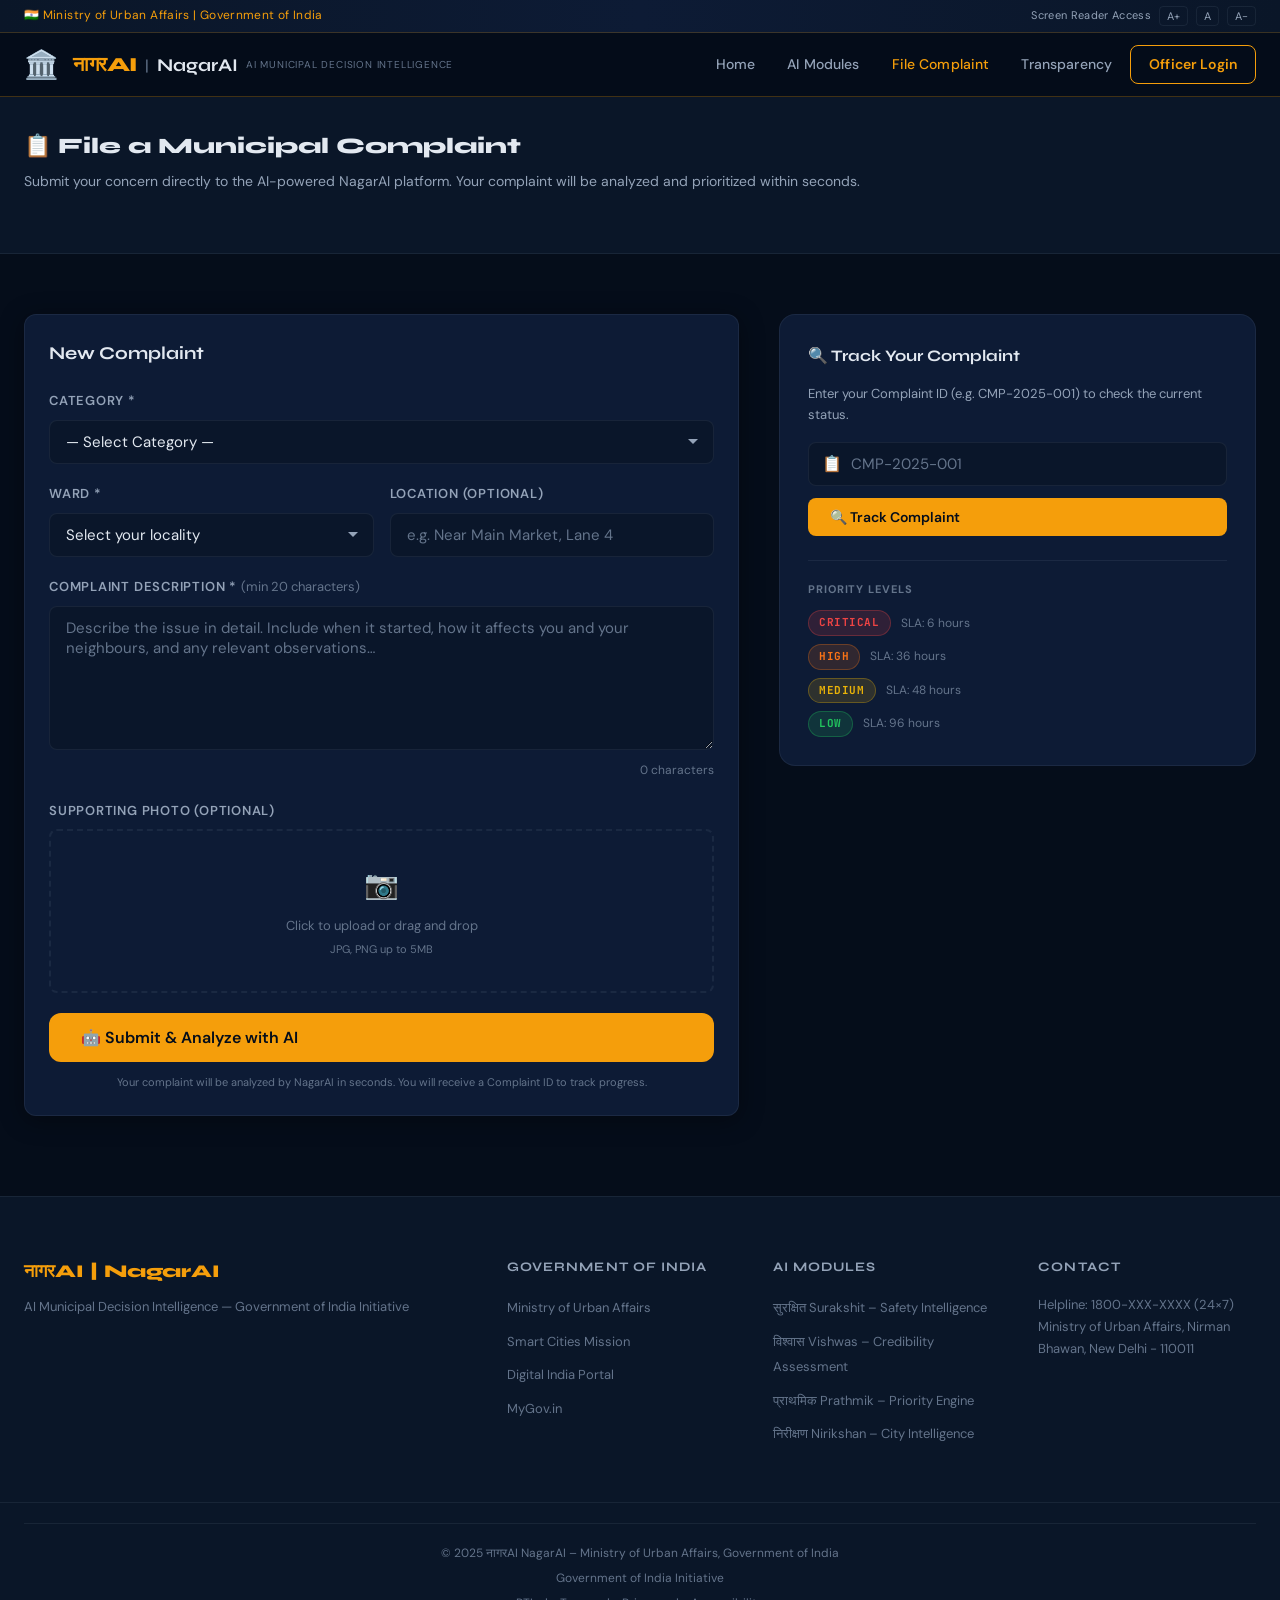
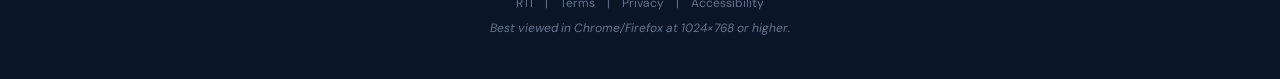
<file: Nagar-AI/frontend/complaint.html>
<!DOCTYPE html>
<html lang="en">
<head>
  <meta charset="UTF-8">
  <meta name="viewport" content="width=device-width, initial-scale=1.0">
  <title>File a Complaint — नागरAI NagarAI</title>
  <link href="https://fonts.googleapis.com/css2?family=Syne:wght@400;600;700;800&family=DM+Sans:ital,wght@0,300;0,400;0,500;0,600;1,400&family=JetBrains+Mono:wght@400;500&display=swap" rel="stylesheet">
  <link rel="stylesheet" href="css/styles.css">
</head>
<body>

<!-- Government Stripe -->
<div class="gov-stripe">
  <div class="gov-stripe-inner">
    <span>🇮🇳 Ministry of Urban Affairs | Government of India</span>
    <div class="accessibility">
      <span>Screen Reader Access</span>
      <button onclick="adjustFont(1.1)">A+</button>
      <button onclick="adjustFont(1.0)">A</button>
      <button onclick="adjustFont(0.9)">A-</button>
    </div>
  </div>
</div>

<!-- Navbar -->
<nav class="navbar">
  <div class="brand">
    <div class="brand-logo">🏛️</div>
    <div class="brand-text">
      <span class="hindi">नागरAI</span>
      <span class="sep">|</span>
      <span class="english">NagarAI</span>
      <span class="tagline">AI Municipal Decision Intelligence</span>
    </div>
  </div>
  <div class="nav-links">
    <a href="index.html">Home</a>
    <a href="index.html#modules">AI Modules</a>
    <a href="complaint.html" class="active">File Complaint</a>
    <a href="transparency.html">Transparency</a>
    <a href="login.html" class="btn-officer">Officer Login</a>
  </div>
  <button class="hamburger" onclick="toggleMobileMenu()">☰</button>
</nav>
<div class="mobile-menu" id="mobile-menu">
  <a href="index.html">Home</a>
  <a href="complaint.html">File Complaint</a>
  <a href="transparency.html">Transparency</a>
  <a href="login.html">Officer Login</a>
</div>

<div class="emergency-banner" id="emergency-banner"></div>

<!-- ═══ PAGE HEADER ════════════════════════════════════════════════════════ -->
<div style="background:var(--navy-mid);border-bottom:1px solid var(--border-subtle);padding:32px 24px;">
  <div style="max-width:1280px;margin:0 auto;">
    <h1 class="page-section-title">📋 File a Municipal Complaint</h1>
    <p class="page-section-sub">Submit your concern directly to the AI-powered NagarAI platform. Your complaint will be analyzed and prioritized within seconds.</p>
  </div>
</div>

<!-- ═══ MAIN TWO-COLUMN LAYOUT ════════════════════════════════════════════ -->
<div class="complaint-page-inner">

  <!-- LEFT: Complaint Form -->
  <div>
    <div class="card">
      <h2 style="font-family:'Syne',sans-serif;font-weight:700;font-size:18px;color:var(--text-primary);margin-bottom:24px;">New Complaint</h2>

      <div class="form-group">
        <label class="form-label" for="cat">Category *</label>
        <select class="form-control" id="cat" required>
          <option value="">— Select Category —</option>
          <option value="Emergency">🚨 Emergency</option>
          <option value="Garbage Issue">🗑️ Garbage Issue</option>
          <option value="Road Damage">🛣️ Road Damage</option>
          <option value="Water Leakage">💧 Water Leakage</option>
          <option value="Street Light Failure">💡 Street Light Failure</option>
          <option value="Public Safety">🛡️ Public Safety</option>
        </select>
      </div>

      <div style="display:grid;grid-template-columns:1fr 1fr;gap:16px;">
        <div class="form-group">
          <label class="form-label" for="ward-id">Ward *</label>
          <select class="form-control" id="ward-id" required onchange="syncWardName()">
            <option value="" disabled selected>Select your locality</option>
            <option value="1" data-name="Connaught Place">Connaught Place</option>
            <option value="2" data-name="Civil Lines">Civil Lines</option>
            <option value="3" data-name="Karol Bagh">Karol Bagh</option>
            <option value="4" data-name="Rohini">Rohini</option>
            <option value="5" data-name="Dwarka">Dwarka</option>
            <option value="6" data-name="Lajpat Nagar">Lajpat Nagar</option>
          </select>
        </div>
        <div class="form-group">
          <label class="form-label" for="location">Location (optional)</label>
          <input type="text" class="form-control" id="location" placeholder="e.g. Near Main Market, Lane 4">
        </div>
      </div>

      <div class="form-group">
        <label class="form-label" for="complaint-text">Complaint Description * <span style="font-weight:400;text-transform:none;letter-spacing:0;color:var(--text-muted)">(min 20 characters)</span></label>
        <textarea class="form-control" id="complaint-text" rows="6"
          placeholder="Describe the issue in detail. Include when it started, how it affects you and your neighbours, and any relevant observations…"
          oninput="updateCharCount(this)"></textarea>
        <div class="char-count"><span id="char-count">0</span> characters</div>
      </div>

      <div class="form-group">
        <label class="form-label">Supporting Photo (optional)</label>
        <div class="file-upload-area" onclick="document.getElementById('img-upload').click()">
          <div style="font-size:28px;">📷</div>
          <p>Click to upload or drag and drop</p>
          <p style="font-size:11px;margin-top:4px;">JPG, PNG up to 5MB</p>
        </div>
        <input type="file" id="img-upload" accept="image/*" style="display:none" onchange="handleFileSelect(this)">
        <div id="file-name" style="font-size:12px;color:var(--amber);margin-top:6px;"></div>
      </div>

      <div id="form-error" style="display:none;background:rgba(239,68,68,0.08);border:1px solid rgba(239,68,68,0.2);border-radius:var(--radius-sm);padding:10px 14px;color:#fca5a5;font-size:13px;margin-bottom:16px;"></div>

      <button class="btn btn-primary btn-lg" id="submit-btn" onclick="submitComplaint()" style="width:100%;">
        🤖 Submit & Analyze with AI
      </button>

      <p style="font-size:11px;color:var(--text-muted);text-align:center;margin-top:12px;">
        Your complaint will be analyzed by NagarAI in seconds. You will receive a Complaint ID to track progress.
      </p>
    </div>

    <!-- ─── RESULT CARD (shown after submission) ───────────────────────── -->
    <div class="result-card" id="result-card">

      <div style="display:flex;justify-content:space-between;align-items:flex-start;margin-bottom:20px;flex-wrap:wrap;gap:12px;">
        <div>
          <div style="font-family:'Syne',sans-serif;font-weight:800;font-size:20px;color:var(--text-primary);">Analysis Complete</div>
          <div style="font-size:13px;color:var(--text-secondary);margin-top:4px;">Your complaint has been analyzed and queued for action.</div>
        </div>
        <div id="result-priority-badge"></div>
      </div>

      <!-- Complaint ID -->
      <div style="background:rgba(245,158,11,0.06);border:1px solid var(--border-amber);border-radius:var(--radius-sm);padding:14px 18px;margin-bottom:20px;display:flex;align-items:center;justify-content:space-between;flex-wrap:wrap;gap:12px;">
        <div>
          <div style="font-size:11px;font-weight:700;text-transform:uppercase;letter-spacing:.08em;color:var(--text-muted);margin-bottom:4px;">Complaint ID</div>
          <div id="result-cid" style="font-family:'JetBrains Mono',monospace;font-size:20px;font-weight:700;color:var(--amber);">—</div>
        </div>
        <div style="display:flex;gap:8px;align-items:center;">
          <span id="result-dept" class="badge badge-dept">—</span>
          <button class="btn btn-sm btn-secondary" onclick="copyComplaintId()">📋 Copy ID</button>
        </div>
      </div>

      <!-- Score Bars -->
      <div class="modal-section">
        <div class="modal-section-title">AI Scores</div>
        <div class="score-row">
          <span class="score-label">Severity</span>
          <div class="score-bar-wrap"><div class="score-bar-fill severity" id="res-sev-bar"></div></div>
          <span class="score-value" id="res-sev-val">—</span>
        </div>
        <div class="score-row">
          <span class="score-label">Credibility</span>
          <div class="score-bar-wrap"><div class="score-bar-fill credibility" id="res-cred-bar"></div></div>
          <span class="score-value" id="res-cred-val">—</span>
        </div>
        <div class="score-row">
          <span class="score-label">Priority Score</span>
          <div class="score-bar-wrap"><div class="score-bar-fill priority" id="res-pri-bar"></div></div>
          <span class="score-value" id="res-pri-val">—</span>
        </div>
      </div>

      <!-- Keywords & Features -->
      <div style="display:grid;grid-template-columns:1fr 1fr;gap:16px;margin-bottom:20px;">
        <div>
          <div style="font-size:11px;font-weight:700;text-transform:uppercase;letter-spacing:.08em;color:var(--amber);margin-bottom:8px;">Severity Keywords</div>
          <div class="tag-list" id="res-keywords"></div>
        </div>
        <div>
          <div style="font-size:11px;font-weight:700;text-transform:uppercase;letter-spacing:.08em;color:var(--text-muted);margin-bottom:8px;">Credibility Signals</div>
          <div class="tag-list" id="res-features"></div>
        </div>
      </div>

      <!-- AI Recommendation -->
      <div id="res-recommendation"></div>

      <!-- SLA Info -->
      <div style="display:flex;gap:12px;align-items:center;flex-wrap:wrap;margin-bottom:20px;">
        <div style="background:rgba(0,0,0,0.2);border-radius:var(--radius-sm);padding:10px 16px;flex:1;min-width:120px;">
          <div style="font-size:10px;color:var(--text-muted);text-transform:uppercase;letter-spacing:.08em;margin-bottom:3px;">SLA Deadline</div>
          <div id="res-sla" style="font-family:'JetBrains Mono',monospace;font-size:14px;color:var(--amber);font-weight:600;">—</div>
        </div>
        <div style="background:rgba(0,0,0,0.2);border-radius:var(--radius-sm);padding:10px 16px;flex:1;min-width:120px;">
          <div style="font-size:10px;color:var(--text-muted);text-transform:uppercase;letter-spacing:.08em;margin-bottom:3px;">Department</div>
          <div id="res-dept-name" style="font-size:13px;color:var(--text-secondary);font-weight:500;">—</div>
        </div>
        <div style="background:rgba(0,0,0,0.2);border-radius:var(--radius-sm);padding:10px 16px;flex:1;min-width:120px;">
          <div style="font-size:10px;color:var(--text-muted);text-transform:uppercase;letter-spacing:.08em;margin-bottom:3px;">Status</div>
          <div style="font-size:13px;"><span class="badge badge-pending">Pending Review</span></div>
        </div>
      </div>

      <!-- Lifecycle Stepper -->
      <div class="modal-section">
        <div class="modal-section-title">Complaint Lifecycle</div>
        <div class="lifecycle" id="res-lifecycle">
          <div class="step-item current"><div class="dot">●</div><div class="step-text">Submitted</div></div>
          <div class="step-line"></div>
          <div class="step-item"><div class="dot">○</div><div class="step-text">Assigned</div></div>
          <div class="step-line"></div>
          <div class="step-item"><div class="dot">○</div><div class="step-text">In Progress</div></div>
          <div class="step-line"></div>
          <div class="step-item"><div class="dot">○</div><div class="step-text">Resolved</div></div>
        </div>
      </div>

      <!-- Citizen Feedback -->
      <div class="modal-section" id="feedback-section" style="margin-top:20px;">
        <div class="modal-section-title">Rate Your Submission Experience</div>
        <p style="font-size:13px;color:var(--text-secondary);margin-bottom:12px;">Help us improve the platform. How was your experience filing this complaint?</p>
        <div class="star-rating" id="star-rating">
          <span class="star" data-rating="1" onclick="selectStar(1)">★</span>
          <span class="star" data-rating="2" onclick="selectStar(2)">★</span>
          <span class="star" data-rating="3" onclick="selectStar(3)">★</span>
          <span class="star" data-rating="4" onclick="selectStar(4)">★</span>
          <span class="star" data-rating="5" onclick="selectStar(5)">★</span>
        </div>
        <textarea class="form-control" id="feedback-comment" rows="2" placeholder="Optional: share any feedback…" style="margin-top:10px;"></textarea>
        <button class="btn btn-secondary" onclick="submitFeedback()" style="margin-top:12px;" id="feedback-btn">
          Submit Feedback
        </button>
        <div id="feedback-msg" style="display:none;color:var(--green-low);font-size:13px;margin-top:8px;">✅ Thank you for your feedback!</div>
      </div>
    </div>
  </div>

  <!-- RIGHT: Track Complaint -->
  <div>
    <div class="track-card">
      <h3 style="font-family:'Syne',sans-serif;font-weight:700;font-size:16px;color:var(--text-primary);margin-bottom:16px;">🔍 Track Your Complaint</h3>
      <p style="font-size:13px;color:var(--text-secondary);margin-bottom:16px;">Enter your Complaint ID (e.g. CMP-2025-001) to check the current status.</p>

      <div class="input-wrapper">
        <span class="input-icon">📋</span>
        <input type="text" class="form-control" id="track-id" placeholder="CMP-2025-001"
          onkeydown="if(event.key==='Enter') trackComplaint()">
      </div>
      <button class="btn btn-primary" onclick="trackComplaint()" style="width:100%;margin-top:12px;">
        🔍 Track Complaint
      </button>

      <!-- Track Result -->
      <div id="track-result" style="display:none;margin-top:20px;">
        <div style="font-size:11px;font-weight:700;text-transform:uppercase;letter-spacing:.08em;color:var(--amber);margin-bottom:12px;padding-bottom:8px;border-bottom:1px solid var(--border-subtle);">Complaint Status</div>
        <div style="display:flex;flex-direction:column;gap:10px;">
          <div style="display:flex;justify-content:space-between;align-items:center;">
            <span style="font-size:12px;color:var(--text-muted);">Complaint ID</span>
            <span id="tr-cid" style="font-family:'JetBrains Mono',monospace;font-size:12px;color:var(--amber);font-weight:600;">—</span>
          </div>
          <div style="display:flex;justify-content:space-between;align-items:center;">
            <span style="font-size:12px;color:var(--text-muted);">Category</span>
            <span id="tr-cat" style="font-size:12px;color:var(--text-secondary);">—</span>
          </div>
          <div style="display:flex;justify-content:space-between;align-items:center;">
            <span style="font-size:12px;color:var(--text-muted);">Ward</span>
            <span id="tr-ward" style="font-size:12px;color:var(--text-secondary);">—</span>
          </div>
          <div style="display:flex;justify-content:space-between;align-items:center;">
            <span style="font-size:12px;color:var(--text-muted);">Priority</span>
            <span id="tr-priority">—</span>
          </div>
          <div style="display:flex;justify-content:space-between;align-items:center;">
            <span style="font-size:12px;color:var(--text-muted);">Status</span>
            <span id="tr-status">—</span>
          </div>
          <div style="display:flex;justify-content:space-between;align-items:center;">
            <span style="font-size:12px;color:var(--text-muted);">Department</span>
            <span id="tr-dept" class="badge badge-dept" style="font-size:10px;">—</span>
          </div>
          <div style="display:flex;justify-content:space-between;align-items:center;">
            <span style="font-size:12px;color:var(--text-muted);">SLA</span>
            <span id="tr-sla" style="font-family:'JetBrains Mono',monospace;font-size:11px;color:var(--text-secondary);">—</span>
          </div>
        </div>
        <div style="margin-top:16px;">
          <div style="font-size:11px;color:var(--text-muted);margin-bottom:8px;">Description Preview</div>
          <p id="tr-text" style="font-size:12px;color:var(--text-secondary);line-height:1.6;background:rgba(0,0,0,0.2);border-radius:var(--radius-sm);padding:10px;max-height:80px;overflow:hidden;text-overflow:ellipsis;"></p>
        </div>
      </div>

      <div id="track-error" style="display:none;margin-top:16px;color:var(--red-critical);font-size:13px;"></div>

      <!-- Info Tips -->
      <div style="margin-top:24px;border-top:1px solid var(--border-subtle);padding-top:20px;">
        <div style="font-size:11px;font-weight:700;text-transform:uppercase;letter-spacing:.08em;color:var(--text-muted);margin-bottom:12px;">Priority Levels</div>
        <div style="display:flex;flex-direction:column;gap:8px;">
          <div style="display:flex;align-items:center;gap:10px;"><span class="badge badge-critical">CRITICAL</span><span style="font-size:12px;color:var(--text-muted);">SLA: 6 hours</span></div>
          <div style="display:flex;align-items:center;gap:10px;"><span class="badge badge-high">HIGH</span><span style="font-size:12px;color:var(--text-muted);">SLA: 36 hours</span></div>
          <div style="display:flex;align-items:center;gap:10px;"><span class="badge badge-medium">MEDIUM</span><span style="font-size:12px;color:var(--text-muted);">SLA: 48 hours</span></div>
          <div style="display:flex;align-items:center;gap:10px;"><span class="badge badge-low">LOW</span><span style="font-size:12px;color:var(--text-muted);">SLA: 96 hours</span></div>
        </div>
      </div>
    </div>
  </div>

</div><!-- /complaint-page-inner -->

<!-- ═══ FOOTER ════════════════════════════════════════════════════════════ -->
<footer class="gov-footer">
  <div class="footer-grid">
    <div class="footer-col">
      <div class="footer-brand">नागरAI | NagarAI</div>
      <p>AI Municipal Decision Intelligence — Government of India Initiative</p>
    </div>
    <div class="footer-col">
      <h4>Government of India</h4>
      <ul>
        <li><a href="#">Ministry of Urban Affairs</a></li>
        <li><a href="#">Smart Cities Mission</a></li>
        <li><a href="#">Digital India Portal</a></li>
        <li><a href="#">MyGov.in</a></li>
      </ul>
    </div>
    <div class="footer-col">
      <h4>AI Modules</h4>
      <ul>
        <li><a href="#">सुरक्षित Surakshit – Safety Intelligence</a></li>
        <li><a href="#">विश्वास Vishwas – Credibility Assessment</a></li>
        <li><a href="#">प्राथमिक Prathmik – Priority Engine</a></li>
        <li><a href="#">निरीक्षण Nirikshan – City Intelligence</a></li>
      </ul>
    </div>
    <div class="footer-col">
      <h4>Contact</h4>
      <p>Helpline: 1800-XXX-XXXX (24×7)</p>
      <p>Ministry of Urban Affairs, Nirman Bhawan, New Delhi - 110011</p>
    </div>
  </div>
  <div style="border-top:1px solid var(--border-subtle);padding:20px 24px;max-width:1280px;margin:0 auto;">
    <div class="footer-bottom">
      <p>© 2025 नागरAI NagarAI – Ministry of Urban Affairs, Government of India</p>
      <p>Government of India Initiative</p>
      <div class="footer-links"><a href="#">RTI</a> | <a href="#">Terms</a> | <a href="#">Privacy</a> | <a href="#">Accessibility</a></div>
      <p class="disclaimer">Best viewed in Chrome/Firefox at 1024×768 or higher.</p>
    </div>
  </div>
</footer>

<script src="js/api.js"></script>
<script src="js/auth.js"></script>
<script>
/* ── State ─────────────────────────────────────────────────────────────────── */
let currentComplaintId = null;
let selectedRating     = 0;

/* ── Helpers ───────────────────────────────────────────────────────────────── */
function updateCharCount(el) {
  document.getElementById('char-count').textContent = el.value.length;
}
function syncWardName() {}
function handleFileSelect(input) {
  const fn = document.getElementById('file-name');
  fn.textContent = input.files[0] ? '📎 ' + input.files[0].name : '';
}

function animScoreBar(id, score, max) {
  const el = document.getElementById(id);
  if (!el) return;
  el.style.width = '0%';
  setTimeout(() => { el.style.width = ((score / max) * 100) + '%'; }, 100);
}

function copyComplaintId() {
  if (currentComplaintId) {
    navigator.clipboard.writeText(currentComplaintId).then(() => {
      showMini('✅ Copied!');
    });
  }
}

function showMini(msg) {
  const t = document.createElement('div');
  t.className = 'toast'; t.textContent = msg;
  t.style.cssText = 'position:fixed;bottom:24px;right:24px;z-index:10000;background:#0d1b35;border:1px solid #22c55e;border-left:4px solid #22c55e;border-radius:8px;padding:10px 18px;font-size:13px;color:#e2e8f0;animation:toastSlide 0.3s ease;';
  document.body.appendChild(t);
  setTimeout(() => t.remove(), 2500);
}

/* ── Star Rating ───────────────────────────────────────────────────────────── */
function selectStar(n) {
  selectedRating = n;
  document.querySelectorAll('#star-rating .star').forEach((s, i) => {
    s.classList.toggle('selected', i < n);
  });
}

/* ── Submit Complaint ──────────────────────────────────────────────────────── */
async function submitComplaint() {
  const catEl      = document.getElementById('cat');
  const wardIdEl   = document.getElementById('ward-id');
  const textEl     = document.getElementById('complaint-text');
  const locationEl = document.getElementById('location');
  const errEl      = document.getElementById('form-error');
  const btn        = document.getElementById('submit-btn');

  // Validate
  errEl.style.display = 'none';
  if (!catEl.value)          { showError(errEl, 'Please select a category.'); return; }
  if (!wardIdEl.value)        { showError(errEl, 'Please select your ward.'); return; }
  if (textEl.value.trim().length < 20) { showError(errEl, 'Please describe your complaint in at least 20 characters.'); return; }

  const selectedOption = wardIdEl.options[wardIdEl.selectedIndex];
  const wardName       = selectedOption.dataset.name || selectedOption.text || 'Unknown Locality';

  btn.disabled   = true;
  btn.innerHTML  = '<span>⟳</span> AI is analyzing your complaint…';

  try {
    const result = await API.submitComplaint({
      text    : textEl.value.trim(),
      category: catEl.value,
      ward_id : parseInt(wardIdEl.value),
      ward_name: wardName,
      location: locationEl.value.trim() || null,
    });

    currentComplaintId = result.complaint_id;
    displayResult(result);

  } catch (err) {
    showError(errEl, 'Submission failed: ' + (err.message || 'Please try again.'));
    btn.disabled  = false;
    btn.innerHTML = '🤖 Submit & Analyze with AI';
  }
}

function showError(el, msg) {
  el.textContent  = msg;
  el.style.display = 'block';
}

function displayResult(r) {
  const rc = document.getElementById('result-card');
  rc.classList.add('visible');

  // Priority badge
  const priEl = document.getElementById('result-priority-badge');
  const label = r.priority_label || 'LOW';
  priEl.innerHTML = `<span class="badge badge-${label.toLowerCase()}" style="font-size:14px;padding:6px 14px;">${label}</span>`;

  // Complaint ID
  document.getElementById('result-cid').textContent = r.complaint_id || '—';
  document.getElementById('result-dept').textContent = (r.department || 'General').replace(' Department','').replace(' Cell','').replace(' & Police Coordination','');

  // Score bars
  const sev  = parseFloat(r.severity_score)   || 0;
  const cred = parseFloat(r.credibility_score) || 0;
  const pri  = parseFloat(r.priority_score)    || 0;

  document.getElementById('res-sev-val').textContent  = (sev  * 10).toFixed(1) + ' / 10';
  document.getElementById('res-cred-val').textContent = (cred * 10).toFixed(1) + ' / 10';
  document.getElementById('res-pri-val').textContent  = (pri  * 10).toFixed(1) + ' / 10';

  animScoreBar('res-sev-bar',  sev  * 10, 10);
  animScoreBar('res-cred-bar', cred * 10, 10);
  animScoreBar('res-pri-bar',  pri  * 10, 10);

  // Keywords
  const kwEl = document.getElementById('res-keywords');
  const kws  = r.severity_keywords || [];
  kwEl.innerHTML = kws.length ? kws.map(k => `<span class="tag">${k}</span>`).join('') : '<span style="color:var(--text-muted);font-size:12px;">None detected</span>';

  // Credibility features
  const featEl = document.getElementById('res-features');
  const feats  = r.credibility_features || [];
  featEl.innerHTML = feats.length ? feats.map(f => `<span class="tag-gray">${f}</span>`).join('') : '<span style="color:var(--text-muted);font-size:12px;">None</span>';

  // AI Recommendation
  const rec   = r.ai_recommendation;
  const recEl = document.getElementById('res-recommendation');
  if (rec && recEl) {
    const urgClass = (rec.urgency || '').toLowerCase() === 'immediate' ? 'immediate' : '';
    recEl.innerHTML = `
      <div class="rec-card">
        <div class="rec-card-header">
          <span class="rec-card-icon">🧭</span>
          <span class="rec-card-title">AI Recommendation</span>
        </div>
        <div class="rec-grid">
          <div class="rec-field rec-action"><label>Action</label><p>${rec.action || '—'}</p></div>
          <div class="rec-field"><label>Reason</label><p>${rec.reason || '—'}</p></div>
          <div class="rec-field"><label>Impact</label><p>${rec.impact || '—'}</p></div>
        </div>
        <div style="display:flex;gap:12px;align-items:center;flex-wrap:wrap;margin-top:14px;">
          <div><label style="font-size:10px;font-weight:700;text-transform:uppercase;letter-spacing:.08em;color:var(--text-muted);display:block;margin-bottom:3px;">Authority</label>
          <span class="badge badge-dept">${rec.authority || '—'}</span></div>
          <div><label style="font-size:10px;font-weight:700;text-transform:uppercase;letter-spacing:.08em;color:var(--text-muted);display:block;margin-bottom:3px;">Urgency</label>
          <span class="urgency-badge ${urgClass}">${rec.urgency || '—'}</span></div>
        </div>
      </div>`;
  }

  // SLA
  const slaMap = { CRITICAL:6, HIGH:36, MEDIUM:48, LOW:96 };
  const slaHrs = r.sla_hours || slaMap[label] || 48;
  document.getElementById('res-sla').textContent     = `${slaHrs} hours from now`;
  document.getElementById('res-dept-name').textContent = r.department || '—';

  // Reset form
  const btn = document.getElementById('submit-btn');
  btn.disabled  = false;
  btn.innerHTML = '✅ Submitted Successfully';
  btn.style.background = 'var(--green-low)';
  btn.style.color = '#050d1a';

  // Scroll to result
  rc.scrollIntoView({ behavior: 'smooth', block: 'start' });
}

/* ── Track Complaint ───────────────────────────────────────────────────────── */
async function trackComplaint() {
  const idInput = document.getElementById('track-id').value.trim().toUpperCase();
  const resEl   = document.getElementById('track-result');
  const errEl   = document.getElementById('track-error');

  errEl.style.display  = 'none';
  resEl.style.display  = 'none';

  if (!idInput) { errEl.textContent = 'Please enter a Complaint ID.'; errEl.style.display = 'block'; return; }

  try {
    const c = await API.trackComplaint(idInput);
    if (!c) {
      errEl.textContent   = `Complaint "${idInput}" not found. Please check the ID.`;
      errEl.style.display = 'block';
      return;
    }

    document.getElementById('tr-cid').textContent   = c.complaint_id;
    document.getElementById('tr-cat').textContent   = c.category;
    document.getElementById('tr-ward').textContent  = c.ward_name;
    document.getElementById('tr-text').textContent  = c.text;
    document.getElementById('tr-sla').textContent   = `${c.time_elapsed_hours || 0}h / ${c.sla_hours}h`;

    const lbl  = c.priority_label || 'LOW';
    document.getElementById('tr-priority').innerHTML = `<span class="badge badge-${lbl.toLowerCase()}">${lbl}</span>`;
    const stat = c.status || 'Pending';
    const statCls = stat.toLowerCase().replace(/\s+/g,'');
    document.getElementById('tr-status').innerHTML   = `<span class="badge badge-${statCls}">${stat}</span>`;

    const deptShort = (c.department || 'General').replace(' Department','').replace(' Cell','');
    document.getElementById('tr-dept').textContent = deptShort;

    resEl.style.display = 'block';
  } catch (err) {
    errEl.textContent   = 'Failed to fetch complaint. Please try again.';
    errEl.style.display = 'block';
  }
}

/* ── Feedback ──────────────────────────────────────────────────────────────── */
async function submitFeedback() {
  if (!currentComplaintId)    { showMini('⚠️ Submit a complaint first'); return; }
  if (selectedRating === 0)   { showMini('⚠️ Please select a star rating'); return; }

  const comment = document.getElementById('feedback-comment').value.trim();
  const btn     = document.getElementById('feedback-btn');
  btn.disabled  = true;

  try {
    await API.submitFeedback(currentComplaintId, selectedRating, comment || null);
    document.getElementById('feedback-msg').style.display = 'block';
    document.getElementById('feedback-section').style.opacity = '0.6';
  } catch (err) {
    showMini('Feedback submission failed');
    btn.disabled = false;
  }
}
</script>
</body>
</html>
</file>
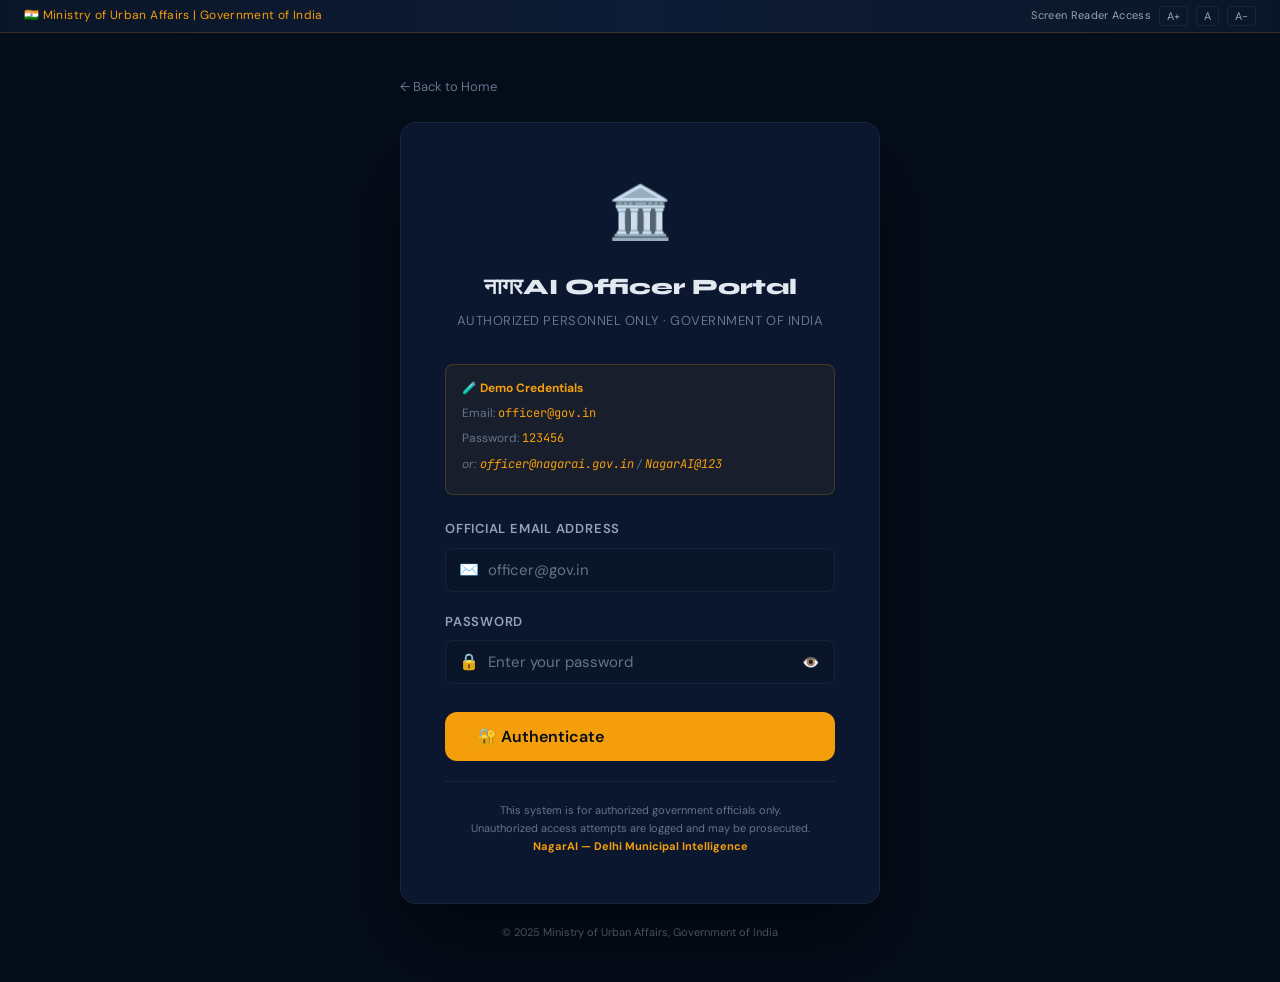
<file: Nagar-AI/frontend/login.html>
<!DOCTYPE html>
<html lang="en">
<head>
  <meta charset="UTF-8">
  <meta name="viewport" content="width=device-width, initial-scale=1.0">
  <title>Officer Login — नागरAI NagarAI</title>
  <link href="https://fonts.googleapis.com/css2?family=Syne:wght@400;600;700;800&family=DM+Sans:ital,wght@0,300;0,400;0,500;0,600;1,400&family=JetBrains+Mono:wght@400;500&display=swap" rel="stylesheet">
  <link rel="stylesheet" href="css/styles.css">
  <style>
    @keyframes spinBadge { from{ transform:rotate(0deg); } to{ transform:rotate(360deg); } }
    .spinner-icon { display:inline-block; animation:spinBadge 1s linear infinite; }
  </style>
</head>
<body class="login-page">

<!-- Government Stripe -->
<div class="gov-stripe">
  <div class="gov-stripe-inner">
    <span>🇮🇳 Ministry of Urban Affairs | Government of India</span>
    <div class="accessibility">
      <span>Screen Reader Access</span>
      <button onclick="adjustFont(1.1)">A+</button>
      <button onclick="adjustFont(1.0)">A</button>
      <button onclick="adjustFont(0.9)">A-</button>
    </div>
  </div>
</div>

<div class="login-main">
  <div style="width:100%;max-width:480px;">

    <!-- Back link -->
    <a href="index.html" style="display:inline-flex;align-items:center;gap:6px;color:var(--text-muted);font-size:13px;margin-bottom:24px;transition:color 0.2s;">
      ← Back to Home
    </a>

    <div class="login-card">
      <!-- Emblem -->
      <div class="login-emblem">🏛️</div>
      <h1 class="login-title">नागरAI Officer Portal</h1>
      <p class="login-subtitle">Authorized Personnel Only · Government of India</p>

      <!-- Demo Credentials Box -->
      <div class="demo-credentials">
        <p><strong style="color:var(--amber);">🧪 Demo Credentials</strong></p>
        <p style="margin-top:6px;">Email: <code>officer@gov.in</code></p>
        <p>Password: <code>123456</code></p>
        <p style="margin-top:4px;font-style:italic;">or: <code>officer@nagarai.gov.in</code> / <code>NagarAI@123</code></p>
      </div>

      <!-- Error Area -->
      <div class="login-error" id="login-error"></div>

      <!-- Login Form -->
      <div id="login-form">
        <div class="form-group">
          <label class="form-label" for="login-email">Official Email Address</label>
          <div class="input-wrapper">
            <span class="input-icon">✉️</span>
            <input
              type="email"
              class="form-control"
              id="login-email"
              placeholder="officer@gov.in"
              autocomplete="email"
              onkeydown="if(event.key==='Enter') document.getElementById('login-password').focus()"
            >
          </div>
        </div>

        <div class="form-group">
          <label class="form-label" for="login-password">Password</label>
          <div class="input-wrapper">
            <span class="input-icon">🔒</span>
            <input
              type="password"
              class="form-control"
              id="login-password"
              placeholder="Enter your password"
              autocomplete="current-password"
              onkeydown="if(event.key==='Enter') handleLogin(event)"
            >
            <button class="input-action" id="toggle-pwd" onclick="togglePassword()" type="button" title="Show/Hide password">👁️</button>
          </div>
        </div>

        <button class="btn btn-primary btn-lg" id="login-btn" onclick="handleLogin(event)" style="width:100%;margin-top:8px;">
          🔐 Authenticate
        </button>
      </div>

      <!-- Security note -->
      <div style="margin-top:20px;padding-top:20px;border-top:1px solid var(--border-subtle);text-align:center;">
        <p style="font-size:11px;color:var(--text-muted);line-height:1.6;">
          This system is for authorized government officials only.<br>
          Unauthorized access attempts are logged and may be prosecuted.<br>
          <strong style="color:var(--amber);">NagarAI — Delhi Municipal Intelligence</strong>
        </p>
      </div>
    </div>

    <!-- Footer credit -->
    <p style="text-align:center;font-size:11px;color:var(--text-muted);margin-top:20px;">
      © 2025 Ministry of Urban Affairs, Government of India
    </p>
  </div>
</div>

<script src="js/api.js"></script>
<script src="js/auth.js"></script>
</body>
</html>
</file>
<file: Nagar-AI/frontend/css/styles.css>
/* ═══════════════════════════════════════════════════════════════════════════
   NagarAI — Government Design System
   AI Municipal Decision Intelligence Platform | Smart India Hackathon 2025
   ═══════════════════════════════════════════════════════════════════════════ */

/* ── CSS Reset ─────────────────────────────────────────────────────────────── */
*, *::before, *::after { box-sizing: border-box; margin: 0; padding: 0; }
html { scroll-behavior: smooth; font-size: 16px; }
body { font-family: 'DM Sans', sans-serif; background: var(--navy-deep); color: var(--text-primary); line-height: 1.6; overflow-x: hidden; }
img { max-width: 100%; display: block; }
a { text-decoration: none; color: inherit; }
ul { list-style: none; }
button { cursor: pointer; border: none; outline: none; font-family: inherit; }
input, textarea, select { font-family: inherit; outline: none; }

/* ── Custom Properties ─────────────────────────────────────────────────────── */
:root {
  --navy-deep:    #050d1a;
  --navy-mid:     #0a1628;
  --navy-light:   #0f2040;
  --navy-card:    #0d1b35;
  --steel-white:  #f8fafc;
  --text-primary: #e2e8f0;
  --text-secondary:#94a3b8;
  --text-muted:   #64748b;
  --amber:        #f59e0b;
  --amber-light:  #fbbf24;
  --amber-dim:    rgba(245,158,11,0.15);
  --red-critical: #ef4444;
  --green-low:    #22c55e;
  --blue-accent:  #3b82f6;
  --orange-high:  #f97316;
  --yellow-medium:#eab308;
  --purple:       #8b5cf6;
  --border-subtle:rgba(148,163,184,0.1);
  --border-amber: rgba(245,158,11,0.25);
  --glass-bg:     rgba(13,27,53,0.8);
  --shadow-card:  0 4px 24px rgba(0,0,0,0.4);
  --shadow-glow:  0 0 24px rgba(245,158,11,0.12);
  --radius:       12px;
  --radius-sm:    8px;
  --radius-lg:    16px;
  --transition:   0.25s ease;
}

/* ── Custom Scrollbar ──────────────────────────────────────────────────────── */
::-webkit-scrollbar { width: 6px; height: 6px; }
::-webkit-scrollbar-track { background: var(--navy-mid); }
::-webkit-scrollbar-thumb { background: rgba(245,158,11,0.35); border-radius: 3px; }
::-webkit-scrollbar-thumb:hover { background: var(--amber); }

/* ══════════════════════════════════════════════════════════════════════════════
   GOVERNMENT STRIPE
   ══════════════════════════════════════════════════════════════════════════════ */
.gov-stripe {
  background: linear-gradient(90deg, #0a1628 0%, #0d1b35 50%, #0a1628 100%);
  border-bottom: 1px solid rgba(245,158,11,0.2);
  font-size: 12px;
  color: var(--amber);
  padding: 6px 0;
  position: relative;
  z-index: 200;
}
.gov-stripe-inner {
  max-width: 1280px;
  margin: 0 auto;
  padding: 0 24px;
  display: flex;
  justify-content: space-between;
  align-items: center;
  gap: 16px;
}
.gov-stripe-inner span { font-family: 'DM Sans', sans-serif; letter-spacing: 0.03em; }
.accessibility { display: flex; gap: 8px; align-items: center; }
.accessibility span { color: var(--text-secondary); font-size: 11px; }
.accessibility button {
  background: transparent;
  border: 1px solid var(--border-subtle);
  color: var(--text-secondary);
  font-size: 11px;
  padding: 2px 7px;
  border-radius: 4px;
  transition: var(--transition);
}
.accessibility button:hover { border-color: var(--amber); color: var(--amber); }

/* ══════════════════════════════════════════════════════════════════════════════
   NAVBAR
   ══════════════════════════════════════════════════════════════════════════════ */
.navbar {
  background: rgba(5,13,26,0.95);
  backdrop-filter: blur(20px);
  -webkit-backdrop-filter: blur(20px);
  border-bottom: 1px solid var(--border-amber);
  position: sticky;
  top: 0;
  z-index: 100;
  padding: 0 24px;
  display: flex;
  align-items: center;
  justify-content: space-between;
  height: 64px;
  max-width: 100%;
}
.brand { display: flex; align-items: center; gap: 14px; }
.brand-logo { font-size: 28px; line-height: 1; }
.brand-text { display: flex; align-items: baseline; gap: 8px; flex-wrap: wrap; }
.brand-text .hindi { font-family: 'Syne', sans-serif; font-weight: 800; font-size: 20px; color: var(--amber); letter-spacing: -0.02em; }
.brand-text .sep { color: var(--text-muted); }
.brand-text .english { font-family: 'Syne', sans-serif; font-weight: 700; font-size: 18px; color: var(--text-primary); }
.brand-text .tagline { font-size: 10px; color: var(--text-muted); letter-spacing: 0.08em; text-transform: uppercase; align-self: center; }
.nav-links { display: flex; align-items: center; gap: 4px; }
.nav-links a {
  font-size: 14px;
  font-weight: 500;
  color: var(--text-secondary);
  padding: 8px 14px;
  border-radius: var(--radius-sm);
  transition: var(--transition);
  letter-spacing: 0.01em;
}
.nav-links a:hover { color: var(--amber); background: var(--amber-dim); }
.nav-links a.active { color: var(--amber); }
.btn-officer {
  background: transparent !important;
  border: 1.5px solid var(--amber) !important;
  color: var(--amber) !important;
  padding: 7px 18px !important;
  border-radius: var(--radius-sm) !important;
  font-weight: 600 !important;
  transition: var(--transition) !important;
}
.btn-officer:hover { background: var(--amber-dim) !important; box-shadow: 0 0 16px rgba(245,158,11,0.2) !important; }
.hamburger { display: none; background: none; color: var(--text-primary); font-size: 22px; padding: 8px; }
.mobile-menu {
  display: none;
  background: var(--navy-mid);
  border-bottom: 1px solid var(--border-subtle);
  padding: 12px 24px;
  flex-direction: column;
  gap: 4px;
}
.mobile-menu.open { display: flex; }
.mobile-menu a { padding: 10px 12px; border-radius: var(--radius-sm); color: var(--text-secondary); font-size: 15px; }
.mobile-menu a:hover { color: var(--amber); background: var(--amber-dim); }

/* ══════════════════════════════════════════════════════════════════════════════
   GLASS CARD
   ══════════════════════════════════════════════════════════════════════════════ */
.glass-card {
  background: var(--glass-bg);
  backdrop-filter: blur(20px);
  -webkit-backdrop-filter: blur(20px);
  border: 1px solid rgba(255,255,255,0.08);
  border-radius: var(--radius);
  box-shadow: var(--shadow-card);
}
.card {
  background: var(--navy-card);
  border: 1px solid var(--border-subtle);
  border-radius: var(--radius);
  padding: 24px;
  box-shadow: var(--shadow-card);
  transition: var(--transition);
}
.card:hover { border-color: var(--border-amber); box-shadow: var(--shadow-glow); }
.card-header { display: flex; justify-content: space-between; align-items: center; margin-bottom: 20px; }
.card-title { font-family: 'Syne', sans-serif; font-weight: 700; font-size: 16px; color: var(--text-primary); }
.section-title { font-family: 'Syne', sans-serif; font-weight: 800; font-size: 28px; color: var(--text-primary); margin-bottom: 8px; }
.section-subtitle { color: var(--text-secondary); font-size: 15px; margin-bottom: 48px; }

/* ══════════════════════════════════════════════════════════════════════════════
   BUTTONS
   ══════════════════════════════════════════════════════════════════════════════ */
.btn {
  display: inline-flex;
  align-items: center;
  gap: 8px;
  padding: 10px 22px;
  border-radius: var(--radius-sm);
  font-weight: 600;
  font-size: 14px;
  transition: var(--transition);
  cursor: pointer;
  border: none;
  white-space: nowrap;
}
.btn-primary { background: var(--amber); color: #050d1a; }
.btn-primary:hover { background: var(--amber-light); box-shadow: 0 4px 20px rgba(245,158,11,0.35); transform: translateY(-1px); }
.btn-secondary { background: transparent; border: 1.5px solid var(--amber); color: var(--amber); }
.btn-secondary:hover { background: var(--amber-dim); box-shadow: 0 0 16px rgba(245,158,11,0.15); }
.btn-danger { background: transparent; border: 1.5px solid var(--red-critical); color: var(--red-critical); }
.btn-danger:hover { background: rgba(239,68,68,0.1); }
.btn-ghost { background: transparent; border: 1px solid var(--border-subtle); color: var(--text-secondary); }
.btn-ghost:hover { border-color: var(--text-secondary); color: var(--text-primary); }
.btn-sm { padding: 6px 14px; font-size: 12px; }
.btn-lg { padding: 14px 32px; font-size: 16px; border-radius: var(--radius); }
.btn:disabled { opacity: 0.5; cursor: not-allowed; transform: none !important; }

/* ══════════════════════════════════════════════════════════════════════════════
   FORM ELEMENTS
   ══════════════════════════════════════════════════════════════════════════════ */
.form-group { margin-bottom: 20px; }
.form-label { display: block; font-size: 13px; font-weight: 600; color: var(--text-secondary); margin-bottom: 8px; text-transform: uppercase; letter-spacing: 0.06em; }
.form-control {
  width: 100%;
  background: rgba(10,22,40,0.8);
  border: 1.5px solid var(--border-subtle);
  color: var(--text-primary);
  padding: 11px 16px;
  border-radius: var(--radius-sm);
  font-size: 15px;
  transition: var(--transition);
  appearance: none;
}
.form-control:focus { border-color: var(--amber); box-shadow: 0 0 0 3px rgba(245,158,11,0.1); }
.form-control::placeholder { color: var(--text-muted); }
textarea.form-control { resize: vertical; min-height: 120px; }
select.form-control { background-image: url("data:image/svg+xml,%3Csvg xmlns='http://www.w3.org/2000/svg' width='12' height='12' viewBox='0 0 12 12'%3E%3Cpath fill='%2394a3b8' d='M6 8L1 3h10z'/%3E%3C/svg%3E"); background-repeat: no-repeat; background-position: right 14px center; padding-right: 36px; }
.form-hint { font-size: 12px; color: var(--text-muted); margin-top: 6px; }
.form-error { font-size: 12px; color: var(--red-critical); margin-top: 6px; }

/* ── Input with icon ──────────────────────────────────────────────────────── */
.input-wrapper { position: relative; }
.input-wrapper .input-icon { position: absolute; left: 14px; top: 50%; transform: translateY(-50%); color: var(--text-muted); font-size: 16px; pointer-events: none; }
.input-wrapper .form-control { padding-left: 42px; }
.input-wrapper .input-action { position: absolute; right: 12px; top: 50%; transform: translateY(-50%); background: none; color: var(--text-muted); font-size: 14px; cursor: pointer; padding: 4px; }
.input-wrapper .input-action:hover { color: var(--amber); }

/* ══════════════════════════════════════════════════════════════════════════════
   HERO SECTION
   ══════════════════════════════════════════════════════════════════════════════ */
.hero {
  min-height: calc(100vh - 92px);
  position: relative;
  overflow: hidden;
  display: flex;
  align-items: center;
  background: var(--navy-deep);
}
.hero-mesh {
  position: absolute;
  inset: 0;
  background:
    radial-gradient(ellipse 60% 60% at 15% 50%, rgba(245,158,11,0.06) 0%, transparent 60%),
    radial-gradient(ellipse 50% 70% at 80% 20%, rgba(59,130,246,0.05) 0%, transparent 55%),
    radial-gradient(ellipse 40% 50% at 70% 80%, rgba(139,92,246,0.04) 0%, transparent 50%);
  animation: meshShift 12s ease-in-out infinite alternate;
}
@keyframes meshShift {
  0%   { transform: scale(1) rotate(0deg); }
  100% { transform: scale(1.08) rotate(1deg); }
}
.hero-grid-lines {
  position: absolute;
  inset: 0;
  background-image:
    linear-gradient(rgba(248,250,252,0.025) 1px, transparent 1px),
    linear-gradient(90deg, rgba(248,250,252,0.025) 1px, transparent 1px);
  background-size: 60px 60px;
  mask-image: linear-gradient(to bottom, transparent, rgba(0,0,0,0.5) 20%, rgba(0,0,0,0.5) 80%, transparent);
}
.hero-inner {
  max-width: 1280px;
  margin: 0 auto;
  padding: 80px 24px;
  display: grid;
  grid-template-columns: 1fr 1fr;
  gap: 64px;
  align-items: center;
  position: relative;
  z-index: 1;
  width: 100%;
}
.hero-badge {
  display: inline-flex;
  align-items: center;
  gap: 8px;
  background: rgba(245,158,11,0.1);
  border: 1px solid rgba(245,158,11,0.25);
  color: var(--amber);
  font-size: 11px;
  font-weight: 600;
  letter-spacing: 0.1em;
  text-transform: uppercase;
  padding: 6px 14px;
  border-radius: 100px;
  margin-bottom: 24px;
}
.hero-badge::before { content: ''; width: 6px; height: 6px; background: var(--amber); border-radius: 50%; animation: pulse-dot 2s infinite; }
@keyframes pulse-dot { 0%,100%{ opacity:1; transform:scale(1); } 50%{ opacity:0.5; transform:scale(1.5); } }
.hero-hindi { font-family: 'Syne', sans-serif; font-weight: 800; font-size: 56px; line-height: 1; color: var(--amber); letter-spacing: -0.03em; display: block; }
.hero-title { font-family: 'Syne', sans-serif; font-weight: 700; font-size: 40px; line-height: 1.15; color: var(--text-primary); letter-spacing: -0.02em; margin-bottom: 20px; }
.hero-title span { color: var(--amber); }
.hero-desc { font-size: 16px; color: var(--text-secondary); line-height: 1.75; margin-bottom: 36px; max-width: 520px; }
.hero-cta { display: flex; gap: 16px; flex-wrap: wrap; }
.hero-right { position: relative; }
.hero-stats-float {
  display: grid;
  grid-template-columns: 1fr 1fr;
  gap: 16px;
}
.stat-float-card {
  background: rgba(13,27,53,0.85);
  backdrop-filter: blur(20px);
  border: 1px solid var(--border-subtle);
  border-radius: var(--radius);
  padding: 20px;
  transition: var(--transition);
  animation: floatCard 6s ease-in-out infinite;
}
.stat-float-card:nth-child(2) { animation-delay: 1.5s; }
.stat-float-card:nth-child(3) { animation-delay: 3s; }
.stat-float-card:nth-child(4) { animation-delay: 4.5s; }
@keyframes floatCard { 0%,100%{ transform: translateY(0); } 50%{ transform: translateY(-6px); } }
.stat-float-card:hover { border-color: var(--border-amber); transform: translateY(-4px) !important; box-shadow: var(--shadow-glow); }
.stat-float-num { font-family: 'Syne', sans-serif; font-weight: 800; font-size: 32px; color: var(--amber); letter-spacing: -0.03em; line-height: 1; }
.stat-float-label { font-size: 12px; color: var(--text-secondary); margin-top: 4px; font-weight: 500; }
.stat-float-icon { font-size: 22px; margin-bottom: 12px; }
.stat-critical .stat-float-num { color: var(--red-critical); }
.stat-resolved .stat-float-num { color: var(--green-low); }

/* ══════════════════════════════════════════════════════════════════════════════
   STATS SECTION
   ══════════════════════════════════════════════════════════════════════════════ */
.stats-section { padding: 80px 0; background: var(--navy-mid); border-top: 1px solid var(--border-subtle); border-bottom: 1px solid var(--border-subtle); }
.stats-grid { max-width: 1280px; margin: 0 auto; padding: 0 24px; display: grid; grid-template-columns: repeat(4, 1fr); gap: 24px; }
.stat-card {
  background: var(--navy-card);
  border: 1px solid var(--border-subtle);
  border-radius: var(--radius);
  padding: 28px 24px;
  text-align: center;
  transition: var(--transition);
  position: relative;
  overflow: hidden;
}
.stat-card::before { content: ''; position: absolute; top: 0; left: 0; right: 0; height: 3px; background: linear-gradient(90deg, var(--amber), var(--amber-light)); }
.stat-card:hover { border-color: var(--border-amber); transform: translateY(-4px); box-shadow: var(--shadow-glow); }
.stat-num { font-family: 'Syne', sans-serif; font-weight: 800; font-size: 42px; color: var(--amber); letter-spacing: -0.03em; line-height: 1; }
.stat-label { font-size: 13px; color: var(--text-secondary); margin-top: 8px; font-weight: 500; letter-spacing: 0.03em; }
.stat-sublabel { font-size: 11px; color: var(--text-muted); margin-top: 4px; }
.stat-card.critical .stat-num { color: var(--red-critical); }
.stat-card.green .stat-num { color: var(--green-low); }
.stat-card.blue .stat-num { color: var(--blue-accent); }

/* ══════════════════════════════════════════════════════════════════════════════
   MODULE CARDS
   ══════════════════════════════════════════════════════════════════════════════ */
.modules-section { padding: 100px 0; background: var(--navy-deep); }
.modules-inner { max-width: 1280px; margin: 0 auto; padding: 0 24px; }
.modules-grid { display: grid; grid-template-columns: 1fr 1fr; gap: 28px; }
.module-card {
  background: var(--navy-card);
  border: 1px solid var(--border-subtle);
  border-radius: var(--radius-lg);
  padding: 32px;
  transition: all var(--transition);
  position: relative;
  overflow: hidden;
}
.module-card::before { content: ''; position: absolute; top: 0; left: 0; right: 0; height: 4px; border-radius: var(--radius-lg) var(--radius-lg) 0 0; }
.module-card.red::before { background: linear-gradient(90deg, var(--red-critical), #ff6b6b); }
.module-card.blue::before { background: linear-gradient(90deg, var(--blue-accent), #60a5fa); }
.module-card.amber::before { background: linear-gradient(90deg, var(--amber), var(--amber-light)); }
.module-card.purple::before { background: linear-gradient(90deg, var(--purple), #a78bfa); }
.module-card::after { content: ''; position: absolute; inset: 0; background: radial-gradient(ellipse 50% 50% at 50% 0%, rgba(255,255,255,0.02), transparent); pointer-events: none; }
.module-card:hover { transform: translateY(-8px); border-color: rgba(255,255,255,0.12); box-shadow: 0 20px 60px rgba(0,0,0,0.4); }
.module-icon { font-size: 36px; margin-bottom: 16px; }
.module-name-hi { font-family: 'Syne', sans-serif; font-weight: 800; font-size: 22px; display: block; }
.module-card.red  .module-name-hi { color: var(--red-critical); }
.module-card.blue .module-name-hi { color: var(--blue-accent); }
.module-card.amber .module-name-hi { color: var(--amber); }
.module-card.purple .module-name-hi { color: var(--purple); }
.module-name-en { font-family: 'Syne', sans-serif; font-weight: 600; font-size: 16px; color: var(--text-primary); margin-bottom: 12px; display: block; }
.module-desc { font-size: 14px; color: var(--text-secondary); line-height: 1.7; margin-bottom: 16px; }
.module-features { display: flex; flex-wrap: wrap; gap: 8px; }
.module-chip { background: rgba(255,255,255,0.05); border: 1px solid var(--border-subtle); color: var(--text-muted); font-size: 11px; padding: 4px 10px; border-radius: 100px; font-family: 'JetBrains Mono', monospace; }

/* ══════════════════════════════════════════════════════════════════════════════
   HOW IT WORKS
   ══════════════════════════════════════════════════════════════════════════════ */
.how-section { padding: 100px 0; background: var(--navy-mid); }
.how-inner { max-width: 1280px; margin: 0 auto; padding: 0 24px; }
.steps-grid { display: grid; grid-template-columns: 1fr 1fr 1fr; gap: 48px; position: relative; }
.steps-grid::before { content: ''; position: absolute; top: 40px; left: 16.6%; right: 16.6%; height: 1px; background: linear-gradient(90deg, transparent, var(--amber), transparent); opacity: 0.3; }
.step-card { text-align: center; }
.step-num { width: 64px; height: 64px; background: var(--amber-dim); border: 2px solid var(--amber); border-radius: 50%; display: flex; align-items: center; justify-content: center; font-family: 'Syne', sans-serif; font-weight: 800; font-size: 22px; color: var(--amber); margin: 0 auto 20px; }
.step-title { font-family: 'Syne', sans-serif; font-weight: 700; font-size: 18px; color: var(--text-primary); margin-bottom: 12px; }
.step-desc { font-size: 14px; color: var(--text-secondary); line-height: 1.7; }

/* ══════════════════════════════════════════════════════════════════════════════
   PRIORITY + STATUS BADGES
   ══════════════════════════════════════════════════════════════════════════════ */
.badge {
  display: inline-flex;
  align-items: center;
  gap: 5px;
  padding: 3px 10px;
  border-radius: 100px;
  font-size: 11px;
  font-weight: 700;
  letter-spacing: 0.05em;
  text-transform: uppercase;
  font-family: 'JetBrains Mono', monospace;
  white-space: nowrap;
}
.badge-critical { background: rgba(239,68,68,0.15); color: var(--red-critical); border: 1px solid rgba(239,68,68,0.3); animation: badgePulse 2s infinite; }
@keyframes badgePulse { 0%,100%{ box-shadow: 0 0 0 0 rgba(239,68,68,0.3); } 50%{ box-shadow: 0 0 0 4px rgba(239,68,68,0); } }
.badge-high { background: rgba(249,115,22,0.15); color: var(--orange-high); border: 1px solid rgba(249,115,22,0.3); }
.badge-medium { background: rgba(234,179,8,0.15); color: var(--yellow-medium); border: 1px solid rgba(234,179,8,0.3); }
.badge-low { background: rgba(34,197,94,0.15); color: var(--green-low); border: 1px solid rgba(34,197,94,0.3); }
.badge-pending { background: rgba(100,116,139,0.15); color: var(--text-secondary); border: 1px solid var(--border-subtle); }
.badge-assigned { background: rgba(59,130,246,0.15); color: var(--blue-accent); border: 1px solid rgba(59,130,246,0.3); }
.badge-inprogress { background: rgba(245,158,11,0.15); color: var(--amber); border: 1px solid var(--border-amber); }
.badge-resolved { background: rgba(34,197,94,0.15); color: var(--green-low); border: 1px solid rgba(34,197,94,0.3); }
.badge-escalated { background: rgba(239,68,68,0.15); color: var(--red-critical); border: 1px solid rgba(239,68,68,0.3); }
.badge-sla { background: rgba(239,68,68,0.2); color: #ff6b6b; border: 1px solid rgba(239,68,68,0.4); }
.badge-emergency { background: rgba(239,68,68,0.2); color: var(--red-critical); border: 1px solid rgba(239,68,68,0.4); font-size: 10px; }
.badge-dept { background: rgba(139,92,246,0.1); color: #a78bfa; border: 1px solid rgba(139,92,246,0.25); font-size: 10px; letter-spacing: 0.03em; }

/* ══════════════════════════════════════════════════════════════════════════════
   EMERGENCY BANNER
   ══════════════════════════════════════════════════════════════════════════════ */
.emergency-banner {
  position: fixed;
  top: 0;
  left: 0;
  right: 0;
  z-index: 9999;
  background: linear-gradient(90deg, #7f1d1d, #991b1b, #7f1d1d);
  border-bottom: 2px solid var(--red-critical);
  color: #fca5a5;
  font-size: 13px;
  font-weight: 600;
  padding: 10px 24px;
  text-align: center;
  display: flex;
  align-items: center;
  justify-content: center;
  gap: 12px;
  animation: emergencyPulse 2s ease-in-out infinite;
  display: none;
}
.emergency-banner.visible { display: flex; }
@keyframes emergencyPulse { 0%,100%{ background: linear-gradient(90deg,#7f1d1d,#991b1b,#7f1d1d); } 50%{ background: linear-gradient(90deg,#991b1b,#b91c1c,#991b1b); } }
.emergency-banner .close-btn { margin-left: auto; background: none; color: #fca5a5; font-size: 18px; padding: 0 4px; }

/* ── Spike Alert ────────────────────────────────────────────────────────────── */
.spike-alert {
  background: rgba(245,158,11,0.1);
  border: 1.5px solid rgba(245,158,11,0.35);
  border-radius: var(--radius-sm);
  padding: 12px 18px;
  display: flex;
  align-items: center;
  gap: 12px;
  color: var(--amber);
  font-size: 14px;
  font-weight: 500;
  margin-bottom: 20px;
  display: none;
}
.spike-alert.visible { display: flex; }
.spike-alert-icon { font-size: 18px; }

/* ══════════════════════════════════════════════════════════════════════════════
   AI RECOMMENDATION CARD
   ══════════════════════════════════════════════════════════════════════════════ */
.rec-card {
  background: var(--navy-card);
  border: 1px solid var(--border-amber);
  border-left: 4px solid var(--amber);
  border-radius: var(--radius);
  padding: 24px;
  margin-bottom: 20px;
}
.rec-card-header { display: flex; align-items: center; gap: 10px; margin-bottom: 16px; }
.rec-card-icon { font-size: 20px; }
.rec-card-title { font-family: 'Syne', sans-serif; font-weight: 700; font-size: 15px; color: var(--amber); letter-spacing: 0.03em; text-transform: uppercase; }
.rec-grid { display: grid; grid-template-columns: 1fr 1fr 1fr; gap: 16px; }
.rec-field label { font-size: 10px; font-weight: 700; text-transform: uppercase; letter-spacing: 0.08em; color: var(--text-muted); display: block; margin-bottom: 4px; }
.rec-field p { font-size: 13px; color: var(--text-secondary); line-height: 1.5; }
.rec-action p { font-size: 14px; color: var(--amber); font-weight: 600; }
.urgency-badge { display: inline-block; background: rgba(245,158,11,0.15); border: 1px solid var(--border-amber); color: var(--amber); font-size: 11px; font-weight: 700; padding: 3px 10px; border-radius: 100px; font-family: 'JetBrains Mono', monospace; }
.urgency-badge.immediate { background: rgba(239,68,68,0.15); border-color: rgba(239,68,68,0.3); color: var(--red-critical); }

/* City-level recommendation panel */
.city-rec-panel {
  background: linear-gradient(135deg, rgba(13,27,53,0.9) 0%, rgba(15,32,64,0.9) 100%);
  border: 1px solid var(--border-amber);
  border-top: 3px solid var(--amber);
  border-radius: var(--radius-lg);
  padding: 28px;
  margin-bottom: 24px;
}
.city-rec-panel .panel-title { font-family: 'Syne', sans-serif; font-weight: 800; font-size: 17px; color: var(--amber); display: flex; align-items: center; gap: 10px; margin-bottom: 20px; }
.health-index-display { display: flex; align-items: center; gap: 20px; padding: 16px 20px; background: rgba(0,0,0,0.2); border-radius: var(--radius); margin-bottom: 20px; }
.health-index-num { font-family: 'Syne', sans-serif; font-weight: 800; font-size: 36px; color: var(--amber); }
.health-index-label { font-size: 14px; color: var(--text-secondary); margin-top: 2px; }
.top-action-box { background: rgba(245,158,11,0.06); border: 1px solid rgba(245,158,11,0.2); border-radius: var(--radius-sm); padding: 14px 18px; margin-bottom: 20px; }
.top-action-label { font-size: 11px; font-weight: 700; color: var(--amber); text-transform: uppercase; letter-spacing: 0.1em; margin-bottom: 6px; }
.top-action-text { font-size: 15px; color: var(--text-primary); font-weight: 500; }
.deployment-table { width: 100%; border-collapse: collapse; margin-top: 12px; }
.deployment-table th { font-size: 10px; font-weight: 700; text-transform: uppercase; letter-spacing: 0.08em; color: var(--text-muted); padding: 8px 12px; text-align: left; border-bottom: 1px solid var(--border-subtle); }
.deployment-table td { font-size: 13px; color: var(--text-secondary); padding: 10px 12px; border-bottom: 1px solid rgba(255,255,255,0.03); }
.deployment-table tr:hover td { background: rgba(245,158,11,0.03); }
.citizens-risk { display: inline-flex; align-items: center; gap: 8px; background: rgba(239,68,68,0.08); border: 1px solid rgba(239,68,68,0.2); color: #fca5a5; font-size: 13px; font-weight: 600; padding: 8px 16px; border-radius: 100px; margin-top: 16px; }

/* ══════════════════════════════════════════════════════════════════════════════
   DASHBOARD LAYOUT
   ══════════════════════════════════════════════════════════════════════════════ */
.dashboard-body { display: flex; min-height: 100vh; background: var(--navy-deep); }

/* Sidebar */
.sidebar {
  width: 240px;
  min-width: 240px;
  background: var(--navy-mid);
  border-right: 1px solid var(--border-subtle);
  position: fixed;
  top: 0;
  left: 0;
  bottom: 0;
  display: flex;
  flex-direction: column;
  z-index: 50;
  overflow-y: auto;
}
.sidebar-brand {
  padding: 20px 20px 16px;
  border-bottom: 1px solid var(--border-subtle);
}
.sidebar-brand .hindi { font-family: 'Syne', sans-serif; font-weight: 800; font-size: 18px; color: var(--amber); display: block; }
.sidebar-brand .english { font-size: 11px; color: var(--text-muted); letter-spacing: 0.06em; text-transform: uppercase; }
.sidebar-officer {
  padding: 14px 20px;
  border-bottom: 1px solid var(--border-subtle);
  display: flex;
  align-items: center;
  gap: 12px;
}
.officer-avatar { width: 36px; height: 36px; background: var(--amber-dim); border: 1.5px solid var(--border-amber); border-radius: 50%; display: flex; align-items: center; justify-content: center; font-size: 16px; flex-shrink: 0; }
.officer-name { font-size: 13px; font-weight: 600; color: var(--text-primary); }
.officer-role { font-size: 11px; color: var(--amber); font-family: 'JetBrains Mono', monospace; }
.sidebar-nav { flex: 1; padding: 12px 0; }
.sidebar-nav-item {
  display: flex;
  align-items: center;
  gap: 12px;
  padding: 11px 20px;
  font-size: 14px;
  font-weight: 500;
  color: var(--text-secondary);
  cursor: pointer;
  transition: var(--transition);
  border-left: 3px solid transparent;
  user-select: none;
}
.sidebar-nav-item:hover { background: rgba(245,158,11,0.05); color: var(--text-primary); }
.sidebar-nav-item.active { background: rgba(245,158,11,0.08); color: var(--amber); border-left-color: var(--amber); }
.sidebar-nav-item .nav-icon { font-size: 16px; width: 20px; text-align: center; }
.sidebar-section-label { font-size: 10px; font-weight: 700; text-transform: uppercase; letter-spacing: 0.1em; color: var(--text-muted); padding: 12px 20px 6px; margin-top: 8px; }
.sidebar-footer { padding: 16px 20px; border-top: 1px solid var(--border-subtle); }
.sidebar-footer .btn { width: 100%; justify-content: center; }
.emergency-mode-pill { margin: 8px 20px; background: rgba(239,68,68,0.08); border: 1px solid rgba(239,68,68,0.2); border-radius: var(--radius-sm); padding: 6px 12px; font-size: 11px; color: var(--red-critical); text-align: center; display: none; }
.emergency-mode-pill.active { display: block; }

/* Dashboard Main */
.dashboard-main {
  margin-left: 240px;
  flex: 1;
  padding: 28px 32px;
  min-height: 100vh;
  overflow-y: auto;
}
.dashboard-topbar { display: flex; justify-content: space-between; align-items: center; margin-bottom: 28px; }
.dashboard-topbar-title { font-family: 'Syne', sans-serif; font-weight: 800; font-size: 22px; color: var(--text-primary); }
.topbar-actions { display: flex; gap: 10px; align-items: center; }
.system-time { font-family: 'JetBrains Mono', monospace; font-size: 12px; color: var(--text-muted); background: var(--navy-card); border: 1px solid var(--border-subtle); padding: 6px 14px; border-radius: var(--radius-sm); }

/* Dashboard Panels */
.dashboard-panel { display: none; }
.dashboard-panel.active { display: block; animation: fadeIn 0.3s ease; }
@keyframes fadeIn { from{ opacity:0; transform:translateY(8px); } to{ opacity:1; transform:translateY(0); } }

/* Stats Cards Row — 6 cards */
.stats-cards-row { display: grid; grid-template-columns: repeat(6,1fr); gap: 14px; margin-bottom: 24px; }
.stat-card-sm {
  background: var(--navy-card);
  border: 1px solid var(--border-subtle);
  border-radius: var(--radius);
  padding: 16px 14px;
  transition: var(--transition);
  position: relative;
  overflow: hidden;
}
.stat-card-sm::after { content:''; position:absolute; top:0; left:0; right:0; height:2px; }
.stat-card-sm.total::after  { background: var(--amber); }
.stat-card-sm.critical::after { background: var(--red-critical); }
.stat-card-sm.high::after   { background: var(--orange-high); }
.stat-card-sm.medium::after { background: var(--yellow-medium); }
.stat-card-sm.low::after    { background: var(--green-low); }
.stat-card-sm.sla::after    { background: var(--red-critical); }
.stat-card-sm:hover { border-color: var(--border-amber); transform: translateY(-2px); }
.stat-card-sm .num { font-family:'Syne',sans-serif; font-weight:800; font-size:28px; line-height:1; }
.stat-card-sm .lbl { font-size:11px; color:var(--text-muted); margin-top:4px; font-weight:500; letter-spacing:0.04em; text-transform:uppercase; }
.stat-card-sm.total  .num { color:var(--amber); }
.stat-card-sm.critical .num { color:var(--red-critical); }
.stat-card-sm.high   .num { color:var(--orange-high); }
.stat-card-sm.medium .num { color:var(--yellow-medium); }
.stat-card-sm.low    .num { color:var(--green-low); }
.stat-card-sm.sla    .num { color:var(--red-critical); }

/* Charts Grid */
.charts-row { display: grid; grid-template-columns: 1fr 1fr; gap: 20px; margin-bottom: 20px; }
.chart-container {
  background: var(--navy-card);
  border: 1px solid var(--border-subtle);
  border-radius: var(--radius);
  padding: 20px;
}
.chart-container canvas { height: 280px !important; }
.charts-3col { display: grid; grid-template-columns: 1fr 1fr 1fr; gap: 20px; margin-bottom: 20px; }

/* ══════════════════════════════════════════════════════════════════════════════
   COMPLAINTS TABLE
   ══════════════════════════════════════════════════════════════════════════════ */
.filter-bar { display: flex; gap: 12px; margin-bottom: 20px; flex-wrap: wrap; align-items: center; }
.filter-bar .form-control { background: rgba(10,22,40,0.9); max-width: 180px; padding: 9px 14px; font-size: 13px; }
.filter-bar .search-input { flex: 1; max-width: 280px; }
.filter-info { font-size: 13px; color: var(--text-muted); margin-bottom: 12px; }
.table-wrapper { overflow-x: auto; border-radius: var(--radius); border: 1px solid var(--border-subtle); }
table.complaints-table { width: 100%; border-collapse: collapse; min-width: 900px; }
.complaints-table thead tr { background: var(--navy-light); border-bottom: 2px solid rgba(245,158,11,0.2); }
.complaints-table thead th { padding: 12px 14px; font-size: 11px; font-weight: 700; text-transform: uppercase; letter-spacing: 0.08em; color: var(--amber); text-align: left; white-space: nowrap; }
.complaints-table tbody tr { border-bottom: 1px solid rgba(255,255,255,0.03); transition: var(--transition); }
.complaints-table tbody tr:hover { background: rgba(245,158,11,0.03); }
.complaints-table tbody td { padding: 13px 14px; font-size: 13px; color: var(--text-secondary); vertical-align: middle; }
.complaints-table tbody td .cid { font-family: 'JetBrains Mono', monospace; font-size: 12px; color: var(--amber); font-weight: 500; }
.complaints-table tbody td .text-preview { max-width: 200px; white-space: nowrap; overflow: hidden; text-overflow: ellipsis; color: var(--text-primary); }
.sla-cell { font-family: 'JetBrains Mono', monospace; font-size: 12px; }
.sla-cell.breached { color: var(--red-critical); }
.emergency-icon { color: var(--red-critical); font-size: 14px; }

/* ══════════════════════════════════════════════════════════════════════════════
   MODAL
   ══════════════════════════════════════════════════════════════════════════════ */
.modal-overlay {
  position: fixed;
  inset: 0;
  background: rgba(0,0,0,0.75);
  backdrop-filter: blur(4px);
  z-index: 1000;
  display: flex;
  align-items: center;
  justify-content: center;
  opacity: 0;
  pointer-events: none;
  transition: opacity 0.25s;
  padding: 16px;
}
.modal-overlay.open { opacity: 1; pointer-events: all; }
.modal-box {
  background: var(--navy-mid);
  border: 1px solid var(--border-subtle);
  border-radius: var(--radius-lg);
  max-width: 800px;
  width: 100%;
  max-height: 90vh;
  overflow-y: auto;
  padding: 32px;
  box-shadow: 0 40px 80px rgba(0,0,0,0.6);
  transform: translateY(20px);
  transition: transform 0.25s;
}
.modal-overlay.open .modal-box { transform: translateY(0); }
.modal-header { display: flex; justify-content: space-between; align-items: flex-start; margin-bottom: 24px; }
.modal-title { font-family: 'Syne', sans-serif; font-weight: 700; font-size: 18px; color: var(--text-primary); }
.modal-close { background: none; color: var(--text-muted); font-size: 22px; line-height: 1; padding: 4px; transition: var(--transition); }
.modal-close:hover { color: var(--text-primary); }
.modal-section { margin-bottom: 20px; }
.modal-section-title { font-size: 11px; font-weight: 700; text-transform: uppercase; letter-spacing: 0.08em; color: var(--amber); margin-bottom: 12px; border-bottom: 1px solid var(--border-subtle); padding-bottom: 6px; }

/* Score bars */
.score-row { display: flex; align-items: center; gap: 12px; margin-bottom: 10px; }
.score-label { font-size: 13px; color: var(--text-secondary); width: 110px; flex-shrink: 0; }
.score-bar-wrap { flex: 1; background: rgba(255,255,255,0.05); border-radius: 100px; height: 8px; overflow: hidden; }
.score-bar-fill { height: 100%; border-radius: 100px; width: 0%; transition: width 1s cubic-bezier(0.4,0,0.2,1); }
.score-bar-fill.severity { background: linear-gradient(90deg, var(--orange-high), var(--red-critical)); }
.score-bar-fill.credibility { background: linear-gradient(90deg, var(--blue-accent), #60a5fa); }
.score-bar-fill.priority { background: linear-gradient(90deg, var(--amber), var(--amber-light)); }
.score-value { font-family: 'JetBrains Mono', monospace; font-size: 13px; color: var(--text-primary); font-weight: 600; width: 50px; text-align: right; }

/* Tags/keywords */
.tag-list { display: flex; flex-wrap: wrap; gap: 8px; }
.tag { background: rgba(245,158,11,0.08); border: 1px solid var(--border-amber); color: var(--amber); font-size: 11px; font-weight: 600; padding: 3px 10px; border-radius: 100px; font-family: 'JetBrains Mono', monospace; }
.tag-gray { background: rgba(148,163,184,0.06); border: 1px solid var(--border-subtle); color: var(--text-secondary); font-size: 11px; padding: 3px 10px; border-radius: 100px; }

/* Lifecycle stepper */
.lifecycle { display: flex; align-items: center; gap: 0; margin: 16px 0; overflow-x: auto; padding-bottom: 4px; }
.step-item { display: flex; flex-direction: column; align-items: center; gap: 6px; flex: 1; min-width: 100px; }
.step-item .dot { width: 32px; height: 32px; border-radius: 50%; border: 2px solid var(--border-subtle); background: var(--navy-deep); display: flex; align-items: center; justify-content: center; font-size: 13px; color: var(--text-muted); transition: var(--transition); position: relative; z-index: 1; }
.step-item.done .dot { border-color: var(--green-low); background: rgba(34,197,94,0.1); color: var(--green-low); }
.step-item.current .dot { border-color: var(--amber); background: var(--amber-dim); color: var(--amber); }
.step-item .step-text { font-size: 11px; color: var(--text-muted); text-align: center; font-weight: 500; }
.step-item.done .step-text { color: var(--green-low); }
.step-item.current .step-text { color: var(--amber); }
.step-line { flex: 1; height: 1px; background: var(--border-subtle); margin: 0 -4px; margin-top: -22px; align-self: flex-start; }
.step-line.done { background: var(--green-low); opacity: 0.4; }

/* ══════════════════════════════════════════════════════════════════════════════
   SCORE BARS (complaint page)
   ══════════════════════════════════════════════════════════════════════════════ */
.result-card {
  background: var(--navy-card);
  border: 1px solid var(--border-subtle);
  border-radius: var(--radius-lg);
  padding: 28px;
  margin-top: 24px;
  display: none;
  animation: slideUp 0.4s ease;
}
.result-card.visible { display: block; }
@keyframes slideUp { from{ opacity:0; transform:translateY(16px); } to{ opacity:1; transform:translateY(0); } }

/* Star rating */
.star-rating { display: flex; gap: 6px; margin: 12px 0; }
.star-rating .star { font-size: 28px; color: var(--text-muted); cursor: pointer; transition: var(--transition); }
.star-rating .star:hover, .star-rating .star.selected { color: var(--amber); transform: scale(1.2); }

/* ══════════════════════════════════════════════════════════════════════════════
   INTELLIGENCE / RESPONSIBLE AI
   ══════════════════════════════════════════════════════════════════════════════ */
.ai-badges { display: flex; flex-wrap: wrap; gap: 10px; margin-top: 12px; }
.ai-badge { display: inline-flex; align-items: center; gap: 6px; background: rgba(34,197,94,0.08); border: 1px solid rgba(34,197,94,0.2); color: var(--green-low); font-size: 12px; font-weight: 600; padding: 6px 14px; border-radius: 100px; }
.confidence-ring { display: flex; align-items: center; gap: 20px; padding: 16px 20px; background: rgba(0,0,0,0.2); border-radius: var(--radius); margin-top: 12px; }
.confidence-num { font-family: 'Syne', sans-serif; font-weight: 800; font-size: 42px; color: var(--green-low); line-height: 1; }
.confidence-label { font-size: 12px; color: var(--text-muted); margin-top: 4px; }
.impact-grid { display: grid; grid-template-columns: repeat(4,1fr); gap: 14px; }
.impact-card { background: rgba(0,0,0,0.2); border: 1px solid var(--border-subtle); border-radius: var(--radius-sm); padding: 16px; text-align: center; }
.impact-num { font-family: 'Syne', sans-serif; font-weight: 800; font-size: 28px; color: var(--amber); }
.impact-lbl { font-size: 11px; color: var(--text-muted); margin-top: 4px; text-transform: uppercase; letter-spacing: 0.04em; }

/* Keyword frequency */
.kw-list { display: flex; flex-direction: column; gap: 8px; }
.kw-row { display: flex; align-items: center; gap: 12px; }
.kw-word { font-family: 'JetBrains Mono', monospace; font-size: 12px; color: var(--amber); width: 120px; flex-shrink: 0; }
.kw-bar-wrap { flex: 1; background: rgba(255,255,255,0.05); border-radius: 100px; height: 6px; overflow: hidden; }
.kw-bar-fill { height: 100%; background: linear-gradient(90deg, var(--amber), var(--amber-light)); border-radius: 100px; transition: width 1s; }
.kw-count { font-size: 12px; color: var(--text-muted); width: 24px; text-align: right; }

/* Ward recommendation cards */
.ward-recs-grid { display: grid; grid-template-columns: repeat(3,1fr); gap: 16px; margin-bottom: 24px; }
.ward-rec-card {
  background: var(--navy-card);
  border: 1px solid var(--border-subtle);
  border-radius: var(--radius);
  padding: 20px;
  transition: var(--transition);
}
.ward-rec-card:hover { border-color: var(--border-amber); transform: translateY(-2px); }
.ward-rec-header { display: flex; justify-content: space-between; align-items: center; margin-bottom: 12px; }
.ward-rec-name { font-family: 'Syne', sans-serif; font-weight: 700; font-size: 16px; color: var(--text-primary); }
.ward-risk-score { font-family: 'JetBrains Mono', monospace; font-size: 13px; color: var(--amber); background: var(--amber-dim); padding: 3px 10px; border-radius: 100px; }
.ward-rec-action { font-size: 13px; color: var(--text-secondary); margin: 8px 0; line-height: 1.5; }
.ward-rec-reason { font-size: 11px; color: var(--text-muted); font-style: italic; }

/* ══════════════════════════════════════════════════════════════════════════════
   TRANSPARENCY PORTAL
   ══════════════════════════════════════════════════════════════════════════════ */
.transparency-hero { padding: 80px 0 60px; text-align: center; background: var(--navy-deep); }
.transparency-hero .section-title { margin-bottom: 12px; }
.score-hero-card {
  max-width: 480px;
  margin: 0 auto 60px;
  background: var(--navy-card);
  border: 1px solid var(--border-amber);
  border-top: 4px solid var(--amber);
  border-radius: var(--radius-lg);
  padding: 36px;
  text-align: center;
}
.score-hero-num { font-family: 'Syne', sans-serif; font-weight: 800; font-size: 72px; color: var(--amber); line-height: 1; letter-spacing: -0.04em; }
.score-hero-pct { font-size: 32px; color: var(--amber); }
.score-hero-label { font-size: 16px; color: var(--text-secondary); margin-top: 8px; }
.score-hero-bar { width: 100%; height: 12px; background: rgba(255,255,255,0.06); border-radius: 100px; overflow: hidden; margin-top: 20px; }
.score-hero-fill { height: 100%; border-radius: 100px; background: linear-gradient(90deg, var(--amber), var(--amber-light)); transition: width 1.5s cubic-bezier(0.4,0,0.2,1); width: 0%; }
.metrics-row { display: grid; grid-template-columns: repeat(4,1fr); gap: 20px; margin-bottom: 60px; max-width: 1280px; margin-left: auto; margin-right: auto; padding: 0 24px; }
.metric-card { background: var(--navy-card); border: 1px solid var(--border-subtle); border-radius: var(--radius); padding: 24px; text-align: center; }
.metric-num { font-family: 'Syne', sans-serif; font-weight: 800; font-size: 32px; color: var(--amber); }
.metric-label { font-size: 13px; color: var(--text-secondary); margin-top: 6px; }
.ward-ranking-section { max-width: 1280px; margin: 0 auto; padding: 0 24px 80px; }
.ward-ranking-table { width: 100%; border-collapse: collapse; }
.ward-ranking-table thead tr { background: var(--navy-light); }
.ward-ranking-table th { padding: 12px 16px; font-size: 11px; font-weight: 700; text-transform: uppercase; letter-spacing: 0.08em; color: var(--amber); text-align: left; }
.ward-ranking-table tbody tr { border-bottom: 1px solid var(--border-subtle); transition: var(--transition); }
.ward-ranking-table tbody tr:hover { background: rgba(245,158,11,0.03); }
.ward-ranking-table td { padding: 14px 16px; font-size: 14px; color: var(--text-secondary); }
.rank-num { font-family: 'Syne', sans-serif; font-weight: 800; font-size: 18px; color: var(--text-muted); }
.perf-excellent { color: var(--green-low); font-weight: 700; }
.perf-good { color: var(--blue-accent); font-weight: 700; }
.perf-moderate { color: var(--yellow-medium); font-weight: 700; }
.perf-poor { color: var(--orange-high); font-weight: 700; }
.city-health-card { background: var(--navy-card); border: 1px solid var(--border-subtle); border-radius: var(--radius); padding: 24px; max-width: 1280px; margin: 0 auto 40px; }
.health-bar-wrap { background: rgba(255,255,255,0.05); border-radius: 100px; height: 16px; overflow: hidden; margin: 12px 0; }
.health-bar-fill { height: 100%; border-radius: 100px; background: linear-gradient(90deg, var(--red-critical), var(--yellow-medium), var(--green-low)); transition: width 1.5s; width: 0%; }

/* ══════════════════════════════════════════════════════════════════════════════
   LOGIN PAGE
   ══════════════════════════════════════════════════════════════════════════════ */
.login-page { min-height: 100vh; background: var(--navy-deep); display: flex; flex-direction: column; }
.login-main { flex: 1; display: flex; align-items: center; justify-content: center; padding: 40px 24px; }
.login-card {
  background: var(--glass-bg);
  backdrop-filter: blur(20px);
  border: 1px solid var(--border-subtle);
  border-radius: var(--radius-lg);
  padding: 48px 44px;
  width: 100%;
  max-width: 480px;
  box-shadow: 0 40px 80px rgba(0,0,0,0.5);
}
.login-emblem { font-size: 52px; margin: 0 auto 16px; display: block; text-align: center; }
.login-title { font-family: 'Syne', sans-serif; font-weight: 800; font-size: 22px; text-align: center; color: var(--text-primary); margin-bottom: 6px; }
.login-subtitle { font-size: 13px; color: var(--text-muted); text-align: center; margin-bottom: 32px; letter-spacing: 0.04em; text-transform: uppercase; }
.demo-credentials { background: rgba(245,158,11,0.06); border: 1px solid rgba(245,158,11,0.2); border-radius: var(--radius-sm); padding: 14px 16px; margin-bottom: 24px; }
.demo-credentials p { font-size: 12px; color: var(--text-muted); margin-bottom: 6px; }
.demo-credentials code { font-family: 'JetBrains Mono', monospace; font-size: 12px; color: var(--amber); }
.login-error { background: rgba(239,68,68,0.08); border: 1px solid rgba(239,68,68,0.2); border-radius: var(--radius-sm); padding: 10px 14px; color: #fca5a5; font-size: 13px; text-align: center; display: none; margin-bottom: 16px; }
.login-error.visible { display: block; }

/* ══════════════════════════════════════════════════════════════════════════════
   HEATMAP
   ══════════════════════════════════════════════════════════════════════════════ */
#ward-map { height: 450px; border-radius: var(--radius); overflow: hidden; border: 1px solid var(--border-subtle); }
.density-cards-grid { display: grid; grid-template-columns: repeat(6,1fr); gap: 12px; margin-top: 20px; }
.density-card { background: var(--navy-card); border: 1px solid var(--border-subtle); border-radius: var(--radius-sm); padding: 14px; text-align: center; transition: var(--transition); }
.density-card:hover { border-color: var(--border-amber); }
.density-card .dc-name { font-family: 'Syne', sans-serif; font-weight: 700; font-size: 13px; color: var(--text-primary); margin-bottom: 6px; }
.density-card .dc-count { font-family: 'Syne', sans-serif; font-weight: 800; font-size: 24px; color: var(--amber); }
.density-card .dc-density { font-size: 10px; margin-top: 4px; font-weight: 700; letter-spacing: 0.04em; }
.density-critical .dc-density { color: var(--red-critical); }
.density-high .dc-density { color: var(--orange-high); }
.density-medium .dc-density { color: var(--yellow-medium); }
.density-low .dc-density { color: var(--green-low); }

/* ══════════════════════════════════════════════════════════════════════════════
   TOAST NOTIFICATIONS
   ══════════════════════════════════════════════════════════════════════════════ */
.toast-container { position: fixed; top: 24px; right: 24px; z-index: 10000; display: flex; flex-direction: column; gap: 10px; pointer-events: none; }
.toast {
  background: var(--navy-mid);
  border: 1px solid var(--border-subtle);
  border-left: 4px solid var(--green-low);
  border-radius: var(--radius-sm);
  padding: 12px 18px;
  font-size: 13px;
  color: var(--text-primary);
  box-shadow: 0 8px 32px rgba(0,0,0,0.4);
  animation: toastSlide 0.3s ease;
  pointer-events: all;
  max-width: 320px;
}
.toast.warning { border-left-color: var(--amber); }
.toast.error { border-left-color: var(--red-critical); }
@keyframes toastSlide { from{ opacity:0; transform:translateX(20px); } to{ opacity:1; transform:translateX(0); } }

/* ══════════════════════════════════════════════════════════════════════════════
   LOADING SKELETON
   ══════════════════════════════════════════════════════════════════════════════ */
.skeleton { background: linear-gradient(90deg, rgba(255,255,255,0.04) 25%, rgba(255,255,255,0.08) 50%, rgba(255,255,255,0.04) 75%); background-size: 200% 100%; animation: shimmer 1.5s infinite; border-radius: 4px; }
@keyframes shimmer { 0%{ background-position: -200% 0; } 100%{ background-position: 200% 0; } }

/* ══════════════════════════════════════════════════════════════════════════════
   SLA BREACH LIST
   ══════════════════════════════════════════════════════════════════════════════ */
.sla-list { display: flex; flex-direction: column; gap: 10px; max-height: 280px; overflow-y: auto; }
.sla-item { display: flex; justify-content: space-between; align-items: center; background: rgba(239,68,68,0.05); border: 1px solid rgba(239,68,68,0.15); border-radius: var(--radius-sm); padding: 10px 14px; }
.sla-item-left .cid { font-family: 'JetBrains Mono', monospace; font-size: 12px; color: var(--amber); }
.sla-item-left .cat { font-size: 12px; color: var(--text-secondary); margin-top: 2px; }
.sla-item-right { text-align: right; }
.sla-item-right .elapsed { font-family: 'JetBrains Mono', monospace; font-size: 12px; color: var(--red-critical); font-weight: 700; }
.sla-item-right .allowed { font-size: 11px; color: var(--text-muted); }

/* ══════════════════════════════════════════════════════════════════════════════
   GOVERNMENT FOOTER
   ══════════════════════════════════════════════════════════════════════════════ */
.gov-footer { background: var(--navy-mid); border-top: 1px solid var(--border-subtle); padding: 60px 0 0; }
.footer-grid { max-width: 1280px; margin: 0 auto; padding: 0 24px 48px; display: grid; grid-template-columns: 2fr 1fr 1fr 1fr; gap: 48px; }
.footer-brand { font-family: 'Syne', sans-serif; font-weight: 800; font-size: 18px; color: var(--amber); margin-bottom: 10px; }
.footer-col > p { font-size: 13px; color: var(--text-muted); line-height: 1.7; }
.footer-col h4 { font-family: 'Syne', sans-serif; font-weight: 700; font-size: 13px; color: var(--text-secondary); text-transform: uppercase; letter-spacing: 0.08em; margin-bottom: 16px; }
.footer-col ul li { margin-bottom: 8px; }
.footer-col ul li a { font-size: 13px; color: var(--text-muted); transition: var(--transition); }
.footer-col ul li a:hover { color: var(--amber); }
.footer-bottom { border-top: 1px solid var(--border-subtle); padding: 20px 24px; max-width: 1280px; margin: 0 auto; display: flex; flex-direction: column; gap: 6px; align-items: center; text-align: center; }
.footer-bottom p { font-size: 12px; color: var(--text-muted); }
.footer-links { display: flex; gap: 12px; font-size: 12px; color: var(--text-muted); }
.footer-links a { transition: var(--transition); }
.footer-links a:hover { color: var(--amber); }
.disclaimer { font-size: 11px; color: #475569; font-style: italic; }

/* ══════════════════════════════════════════════════════════════════════════════
   COMPLAINT PAGE (2-col layout)
   ══════════════════════════════════════════════════════════════════════════════ */
.complaint-page-inner { max-width: 1280px; margin: 0 auto; padding: 60px 24px 80px; display: grid; grid-template-columns: 60fr 40fr; gap: 40px; align-items: start; }
.page-section-title { font-family: 'Syne', sans-serif; font-weight: 800; font-size: 22px; color: var(--text-primary); margin-bottom: 6px; }
.page-section-sub { font-size: 14px; color: var(--text-secondary); margin-bottom: 28px; }
.track-card { background: var(--navy-card); border: 1px solid var(--border-subtle); border-radius: var(--radius-lg); padding: 28px; position: sticky; top: 80px; }
.char-count { font-size: 12px; color: var(--text-muted); text-align: right; margin-top: 4px; }
.file-upload-area { border: 2px dashed var(--border-subtle); border-radius: var(--radius-sm); padding: 32px; text-align: center; cursor: pointer; transition: var(--transition); }
.file-upload-area:hover { border-color: var(--amber); background: var(--amber-dim); }
.file-upload-area p { font-size: 13px; color: var(--text-muted); margin-top: 8px; }

/* ══════════════════════════════════════════════════════════════════════════════
   RESPONSIVE
   ══════════════════════════════════════════════════════════════════════════════ */
@media (max-width: 1100px) {
  .stats-cards-row { grid-template-columns: repeat(3,1fr); }
  .charts-3col { grid-template-columns: 1fr 1fr; }
  .impact-grid { grid-template-columns: repeat(2,1fr); }
}
@media (max-width: 900px) {
  .sidebar { transform: translateX(-100%); transition: transform 0.3s; }
  .sidebar.open { transform: translateX(0); }
  .dashboard-main { margin-left: 0; padding: 20px 16px; }
  .hero-inner { grid-template-columns: 1fr; gap: 48px; }
  .hero-right { display: none; }
  .modules-grid { grid-template-columns: 1fr; }
  .steps-grid { grid-template-columns: 1fr; }
  .footer-grid { grid-template-columns: 1fr 1fr; }
  .complaint-page-inner { grid-template-columns: 1fr; }
  .metrics-row { grid-template-columns: 1fr 1fr; }
  .ward-recs-grid { grid-template-columns: 1fr; }
  .density-cards-grid { grid-template-columns: repeat(3,1fr); }
  .rec-grid { grid-template-columns: 1fr; }
}
@media (max-width: 768px) {
  .hamburger { display: flex; }
  .nav-links { display: none; }
  .hero-hindi { font-size: 40px; }
  .hero-title { font-size: 28px; }
  .stats-grid { grid-template-columns: repeat(2,1fr); }
  .stats-cards-row { grid-template-columns: repeat(2,1fr); }
  .charts-row { grid-template-columns: 1fr; }
  .charts-3col { grid-template-columns: 1fr; }
  .impact-grid { grid-template-columns: repeat(2,1fr); }
  .footer-grid { grid-template-columns: 1fr; }
  .metrics-row { grid-template-columns: 1fr 1fr; padding: 0 16px; }
  .ward-ranking-section { padding: 0 16px 60px; }
}
@media (max-width: 480px) {
  .stats-grid { grid-template-columns: 1fr; }
  .metrics-row { grid-template-columns: 1fr; }
  .login-card { padding: 32px 24px; }
  .hero-cta { flex-direction: column; }
  .density-cards-grid { grid-template-columns: repeat(2,1fr); }
}

/* ═══════════════════════════════════════════════════════════════════════════
   HEATMAP PULSE ANIMATION — CRITICAL ward markers
   ═══════════════════════════════════════════════════════════════════════════ */

@keyframes mapPulseRing {
  0%   { transform: scale(0.4); opacity: 0.8; }
  80%  { transform: scale(2.2); opacity: 0;   }
  100% { transform: scale(2.2); opacity: 0;   }
}

.map-pulse-ring {
  width: 60px;
  height: 60px;
  border-radius: 50%;
  border: 2px solid var(--pulse-color, #ef4444);
  position: absolute;
  top: 0; left: 0;
  animation: mapPulseRing 2s cubic-bezier(0.215, 0.61, 0.355, 1) infinite;
  pointer-events: none;
}

.map-pulse-ring::after {
  content: '';
  display: block;
  width: 60px;
  height: 60px;
  border-radius: 50%;
  border: 2px solid var(--pulse-color, #ef4444);
  position: absolute;
  top: 0; left: 0;
  animation: mapPulseRing 2s cubic-bezier(0.215, 0.61, 0.355, 1) 0.6s infinite;
  pointer-events: none;
}

/* Leaflet popup — dark theme override */
.nagarai-popup .leaflet-popup-content-wrapper {
  background: rgba(5, 13, 26, 0.97) !important;
  border: 1px solid rgba(245, 158, 11, 0.3) !important;
  border-radius: 10px !important;
  box-shadow: 0 8px 32px rgba(0, 0, 0, 0.6) !important;
  color: #e2e8f0 !important;
}

.nagarai-popup .leaflet-popup-tip {
  background: rgba(5, 13, 26, 0.97) !important;
}

.nagarai-popup .leaflet-popup-close-button {
  color: #94a3b8 !important;
  font-size: 18px !important;
}

/* ═══════════════════════════════════════════════════════════════════════════
   AI RECOMMENDATION CARD — amber border glow animation
   ═══════════════════════════════════════════════════════════════════════════ */

@keyframes recommendGlow {
  0%, 100% {
    box-shadow: 0 0 0 0 rgba(245, 158, 11, 0),
                0 2px 16px rgba(0, 0, 0, 0.3);
    border-color: rgba(245, 158, 11, 0.4);
  }
  50% {
    box-shadow: 0 0 0 4px rgba(245, 158, 11, 0.12),
                0 0 24px rgba(245, 158, 11, 0.18),
                0 2px 16px rgba(0, 0, 0, 0.3);
    border-color: rgba(245, 158, 11, 0.75);
  }
}

.ai-recommendation-card {
  background: linear-gradient(135deg,
    rgba(13, 27, 53, 0.95) 0%,
    rgba(15, 32, 64, 0.90) 100%);
  border: 1px solid rgba(245, 158, 11, 0.4);
  border-left: 3px solid #f59e0b;
  border-radius: 12px;
  padding: 20px 24px;
  margin: 16px 0;
  animation: recommendGlow 3s ease-in-out infinite;
  position: relative;
  overflow: hidden;
}

.ai-recommendation-card::before {
  content: '';
  position: absolute;
  top: 0; left: 0; right: 0;
  height: 1px;
  background: linear-gradient(90deg,
    transparent, rgba(245, 158, 11, 0.5), transparent);
}

.ai-recommendation-header {
  display: flex;
  align-items: center;
  gap: 10px;
  margin-bottom: 16px;
}

.ai-recommendation-icon { font-size: 18px; }

.ai-recommendation-title {
  font-family: 'Syne', sans-serif;
  font-size: 13px;
  font-weight: 700;
  letter-spacing: 0.08em;
  text-transform: uppercase;
  color: #f59e0b;
}

.ai-recommendation-body {
  display: grid;
  grid-template-columns: 1fr;
  gap: 10px;
}

.ai-rec-row {
  display: grid;
  grid-template-columns: 100px 1fr;
  align-items: start;
  gap: 12px;
  font-size: 13px;
}

.ai-rec-label {
  color: #64748b;
  font-size: 12px;
  text-transform: uppercase;
  letter-spacing: 0.06em;
  padding-top: 1px;
  font-weight: 600;
}

.ai-rec-value             { color: #e2e8f0; line-height: 1.5; }
.ai-rec-value.action      { color: #f8fafc; font-weight: 600; }
.ai-rec-value.impact      { color: #22c55e; }
.ai-rec-value.authority   { color: #3b82f6; }

/* Urgency badges — used in both modal rec card and complaint table */
.ai-urgency-badge {
  display: inline-flex;
  align-items: center;
  gap: 5px;
  padding: 3px 10px;
  border-radius: 20px;
  font-size: 11px;
  font-weight: 700;
  letter-spacing: 0.05em;
  text-transform: uppercase;
}

.ai-urgency-badge.IMMEDIATE  { background: rgba(239,68,68,0.15);  color: #ef4444; border: 1px solid rgba(239,68,68,0.3);  }
.ai-urgency-badge.SAME_DAY   { background: rgba(249,115,22,0.15); color: #f97316; border: 1px solid rgba(249,115,22,0.3); }
.ai-urgency-badge.WITHIN_24H { background: rgba(234,179,8,0.15);  color: #eab308; border: 1px solid rgba(234,179,8,0.3);  }
.ai-urgency-badge.WITHIN_48H { background: rgba(34,197,94,0.15);  color: #22c55e; border: 1px solid rgba(34,197,94,0.3);  }

/* ── City-level recommendation panel ── */
.city-rec-panel {
  background: rgba(13, 27, 53, 0.9);
  border: 1px solid rgba(245, 158, 11, 0.3);
  border-top: 2px solid #f59e0b;
  border-radius: 12px;
  padding: 24px;
  margin: 20px 0;
}

.city-rec-panel h3 {
  font-family: 'Syne', sans-serif;
  color: #f59e0b;
  font-size: 14px;
  text-transform: uppercase;
  letter-spacing: 0.08em;
  margin: 0 0 16px 0;
  display: flex;
  align-items: center;
  gap: 8px;
}

/* ── Deployment table (shared: city rec panel + ward intelligence) ── */
.deployment-table {
  width: 100%;
  border-collapse: collapse;
  font-size: 13px;
  margin-top: 0;
}

.deployment-table th {
  text-align: left;
  padding: 8px 12px;
  color: #64748b;
  font-size: 11px;
  text-transform: uppercase;
  letter-spacing: 0.06em;
  border-bottom: 1px solid rgba(148, 163, 184, 0.1);
  white-space: nowrap;
}

.deployment-table td {
  padding: 10px 12px;
  color: #e2e8f0;
  border-bottom: 1px solid rgba(148, 163, 184, 0.06);
  vertical-align: middle;
}

.deployment-table tr:last-child td { border-bottom: none; }
.deployment-table tr:hover td      { background: rgba(245, 158, 11, 0.04); }

/* ═══════════════════════════════════════════════════════════════════════════
   INCIDENT / DUPLICATE DETECTION UI
   ═══════════════════════════════════════════════════════════════════════════ */

/* Amber crowd-report badge shown in complaints table next to priority */
.report-count-badge {
  display: inline-flex;
  align-items: center;
  gap: 3px;
  margin-left: 6px;
  padding: 2px 7px;
  background: rgba(245, 158, 11, 0.12);
  border: 1px solid rgba(245, 158, 11, 0.35);
  border-radius: 20px;
  font-size: 11px;
  font-weight: 700;
  color: #f59e0b;
  font-family: 'JetBrains Mono', monospace;
  letter-spacing: 0.03em;
  vertical-align: middle;
  cursor: default;
}

/* Subtle row tint for duplicate complaints */
.row-duplicate td {
  opacity: 0.72;
}

.row-duplicate:hover td {
  opacity: 1;
}

/* ═══════════════════════════════════════════════════════════════════════════
   CITY INCIDENT INTELLIGENCE PANEL
   ═══════════════════════════════════════════════════════════════════════════ */

.incident-clusters-wrapper {
  margin-bottom: 24px;
  background: rgba(5, 13, 26, 0.6);
  border: 1px solid rgba(239, 68, 68, 0.25);
  border-top: 2px solid #ef4444;
  border-radius: 12px;
  overflow: hidden;
}

.incident-clusters-header {
  display: flex;
  align-items: center;
  gap: 14px;
  padding: 16px 20px;
  background: rgba(239, 68, 68, 0.07);
  border-bottom: 1px solid rgba(239, 68, 68, 0.15);
}

.incident-header-icon { font-size: 22px; flex-shrink: 0; }

.incident-header-title {
  font-family: 'Syne', sans-serif;
  font-size: 13px;
  font-weight: 700;
  text-transform: uppercase;
  letter-spacing: 0.08em;
  color: #ef4444;
}

.incident-header-sub {
  font-size: 12px;
  color: var(--text-muted);
  margin-top: 2px;
}

.incident-live-badge {
  margin-left: auto;
  font-size: 11px;
  font-weight: 700;
  color: #ef4444;
  font-family: 'JetBrains Mono', monospace;
  animation: pulseLive 1.8s ease-in-out infinite;
}

@keyframes pulseLive {
  0%, 100% { opacity: 1; }
  50%       { opacity: 0.3; }
}

.incident-cards-grid {
  display: grid;
  grid-template-columns: repeat(auto-fill, minmax(280px, 1fr));
  gap: 16px;
  padding: 16px 20px 20px;
}

.incident-card {
  border: 1px solid;
  border-left: 3px solid;
  border-radius: 10px;
  padding: 16px;
  display: flex;
  flex-direction: column;
  gap: 12px;
  transition: transform 0.15s, box-shadow 0.15s;
}

.incident-card:hover {
  transform: translateY(-2px);
  box-shadow: 0 6px 24px rgba(0,0,0,0.4);
}

.incident-card-top {
  display: flex;
  align-items: flex-start;
  gap: 10px;
}

.incident-severity-icon { font-size: 20px; flex-shrink: 0; margin-top: 1px; }

.incident-card-meta { flex: 1; min-width: 0; }

.incident-category {
  font-family: 'Syne', sans-serif;
  font-size: 13px;
  font-weight: 700;
  color: var(--text-primary);
  white-space: nowrap;
  overflow: hidden;
  text-overflow: ellipsis;
}

.incident-ward {
  font-size: 12px;
  color: var(--amber);
  margin-top: 3px;
  font-weight: 500;
}

.incident-severity-badge {
  flex-shrink: 0;
  padding: 3px 9px;
  border-radius: 20px;
  font-size: 10px;
  font-weight: 700;
  letter-spacing: 0.06em;
  text-transform: uppercase;
  border: 1px solid;
  font-family: 'JetBrains Mono', monospace;
}

.incident-stats-row {
  display: grid;
  grid-template-columns: repeat(3, 1fr);
  gap: 8px;
  background: rgba(0,0,0,0.15);
  border-radius: 8px;
  padding: 10px;
}

.incident-stat { text-align: center; }

.incident-stat-num {
  font-family: 'Syne', sans-serif;
  font-size: 18px;
  font-weight: 800;
  line-height: 1;
}

.incident-stat-lbl {
  font-size: 10px;
  color: var(--text-muted);
  text-transform: uppercase;
  letter-spacing: 0.05em;
  margin-top: 3px;
}

.incident-action {
  background: rgba(0,0,0,0.2);
  border-radius: 7px;
  padding: 10px 12px;
}

.incident-action-label {
  font-size: 10px;
  color: var(--text-muted);
  text-transform: uppercase;
  letter-spacing: 0.06em;
  margin-bottom: 4px;
  font-weight: 600;
}

.incident-action-text {
  font-size: 12px;
  color: var(--text-primary);
  line-height: 1.5;
  font-weight: 500;
}

.incident-dept {
  display: flex;
  gap: 8px;
  flex-wrap: wrap;
  align-items: center;
}

@media (max-width: 768px) {
  .incident-cards-grid { grid-template-columns: 1fr; }
  .incident-clusters-header { flex-wrap: wrap; }
}
</file>
